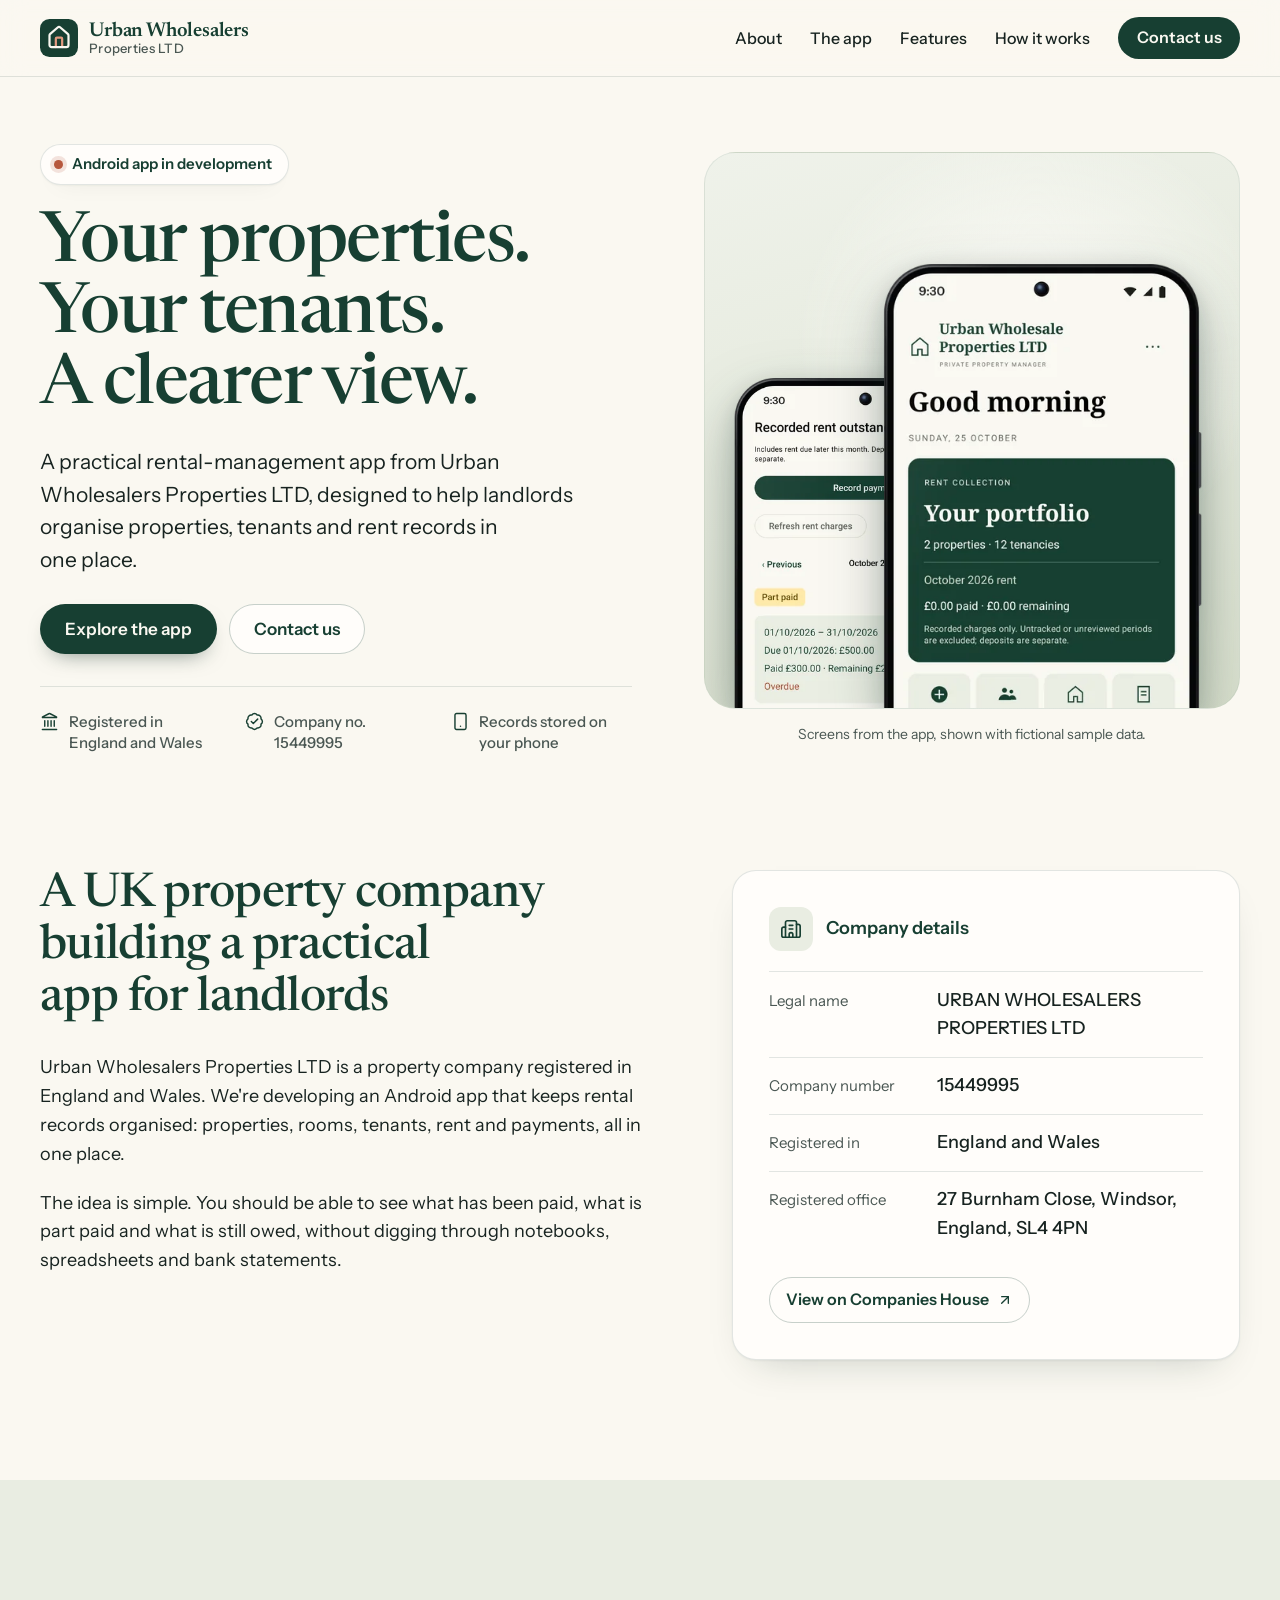
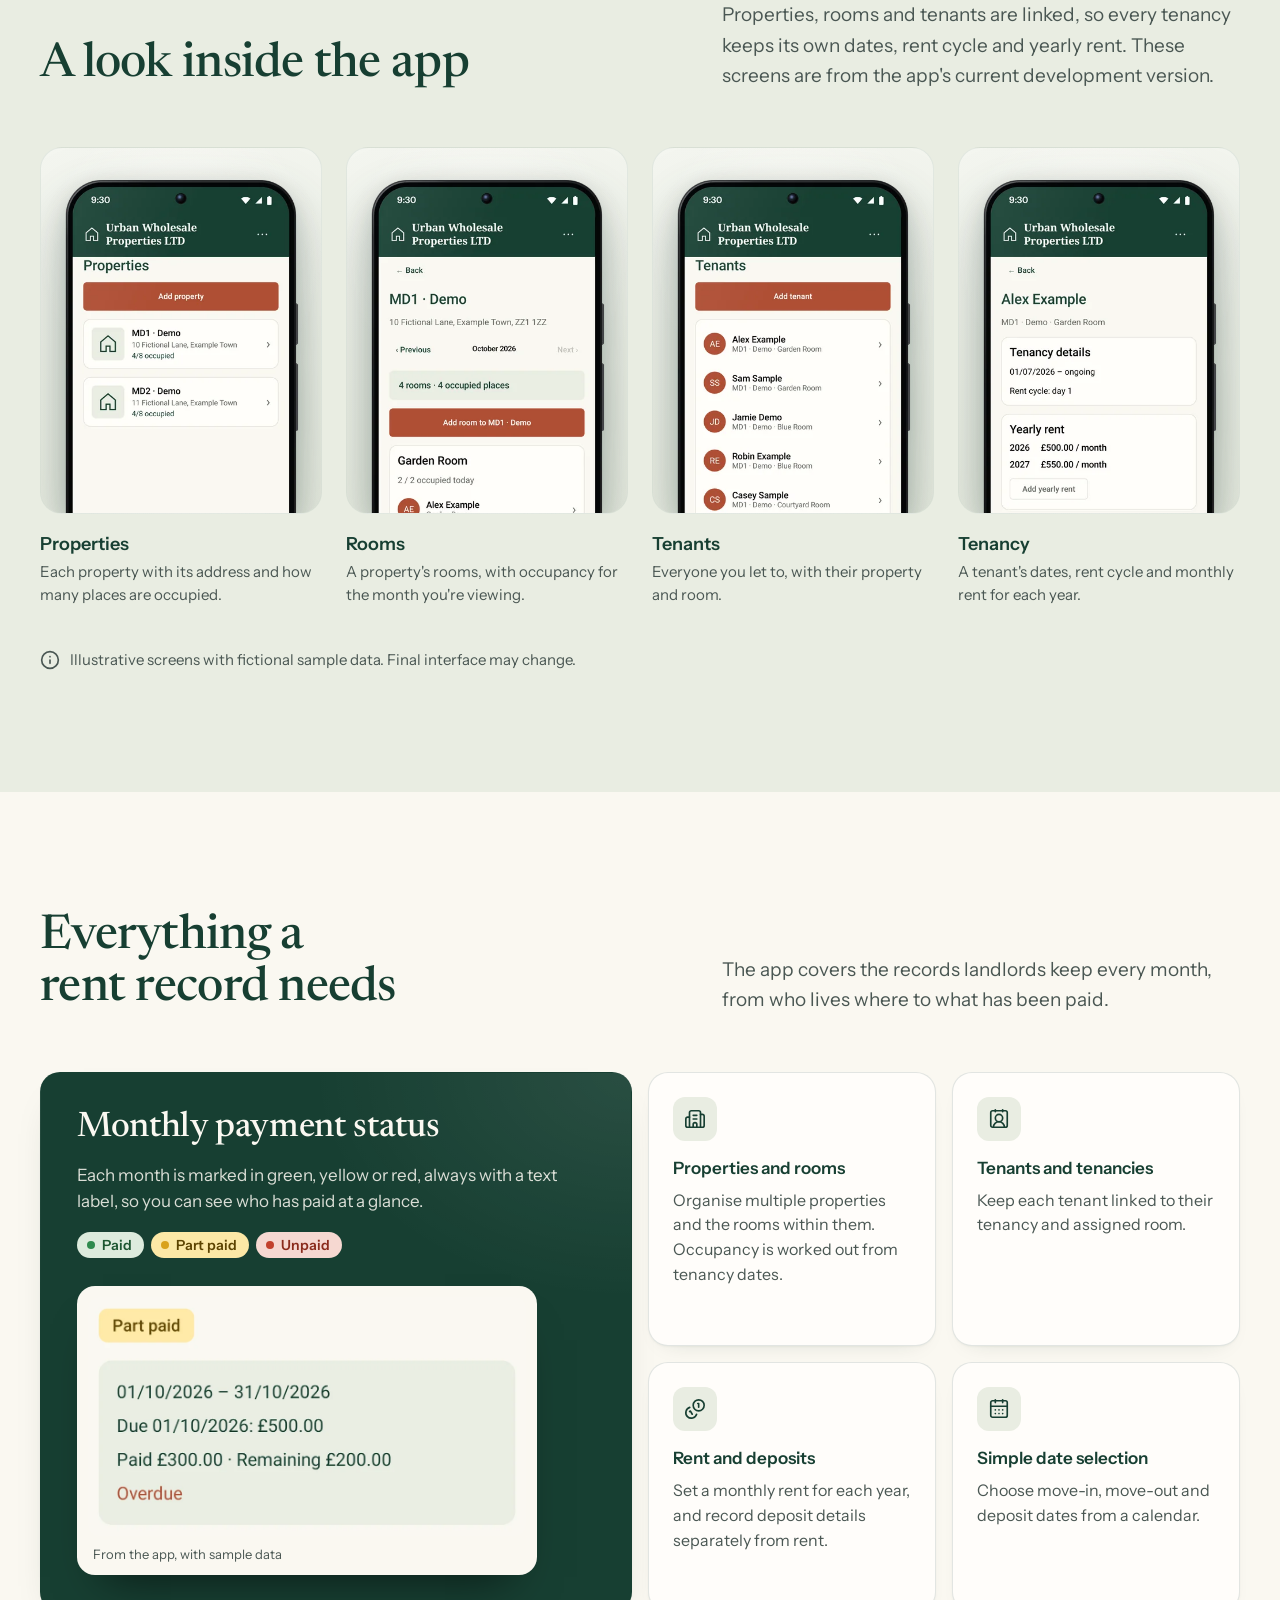
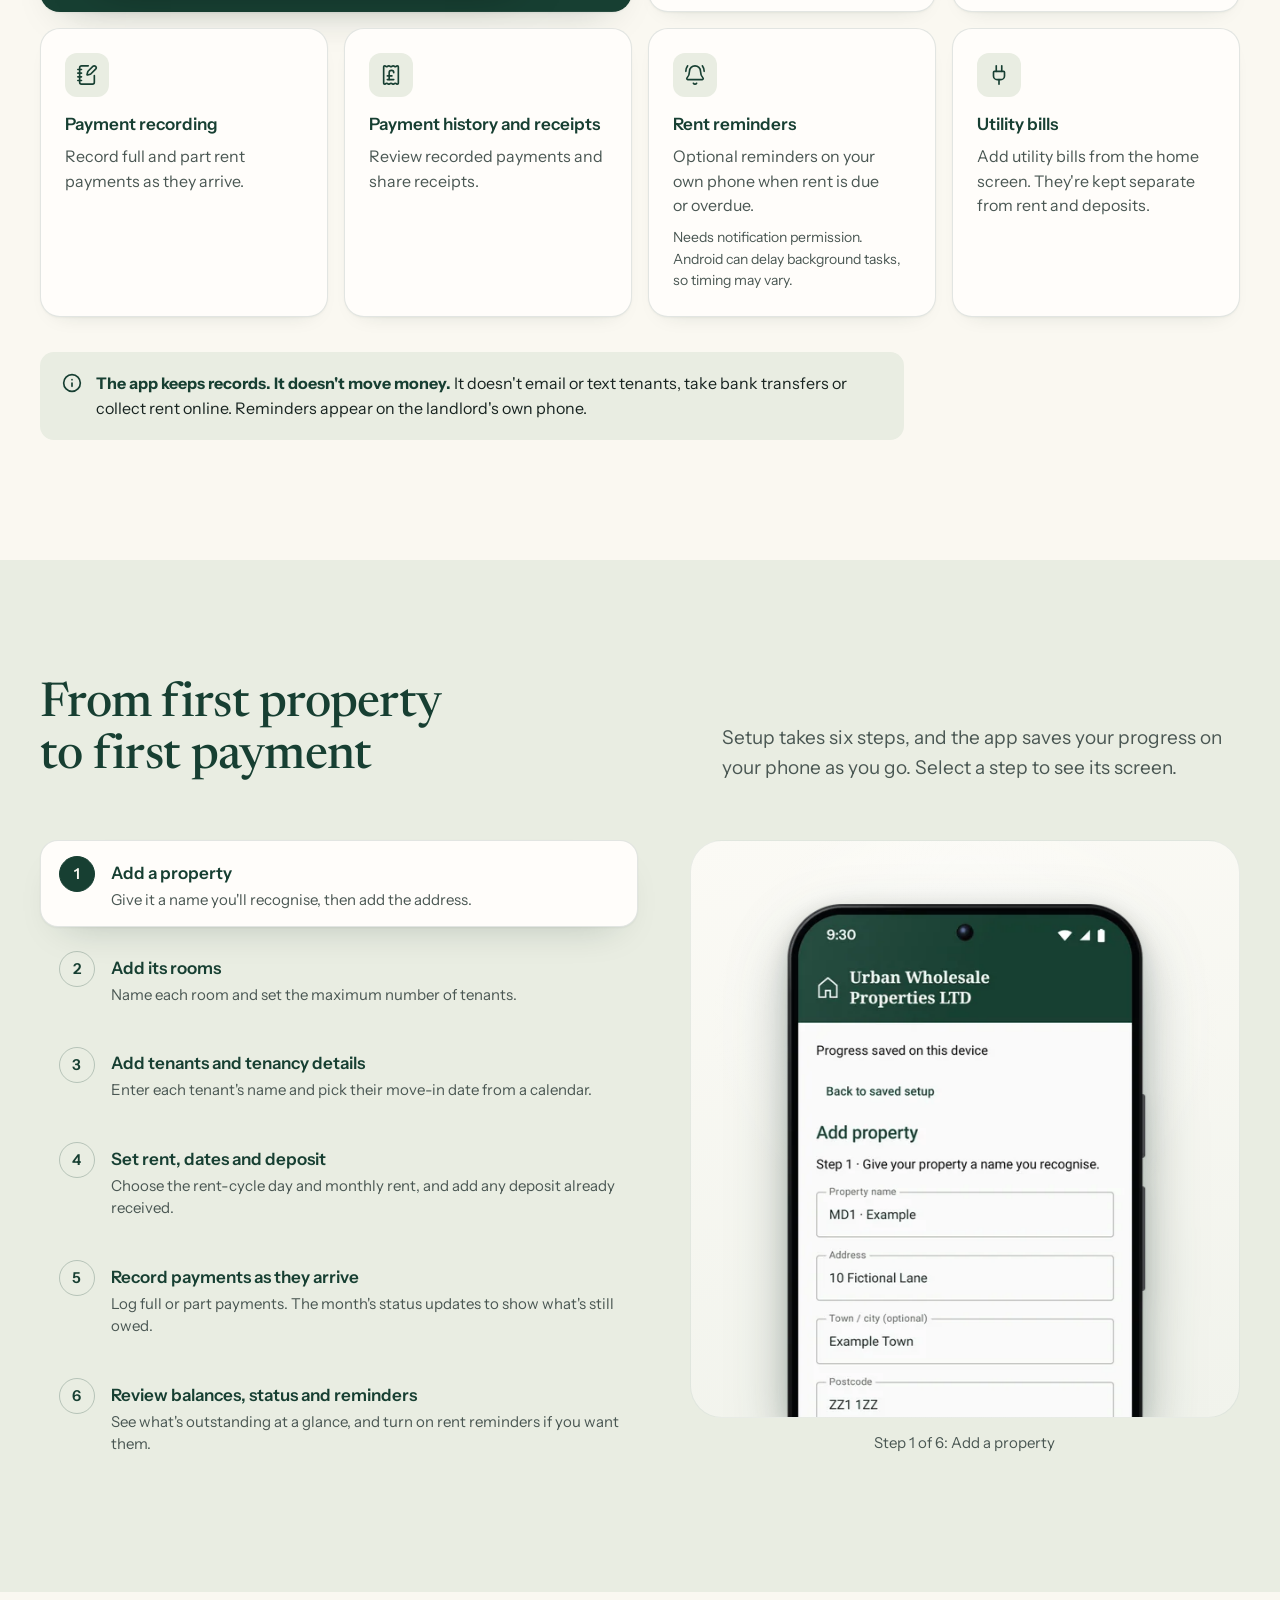
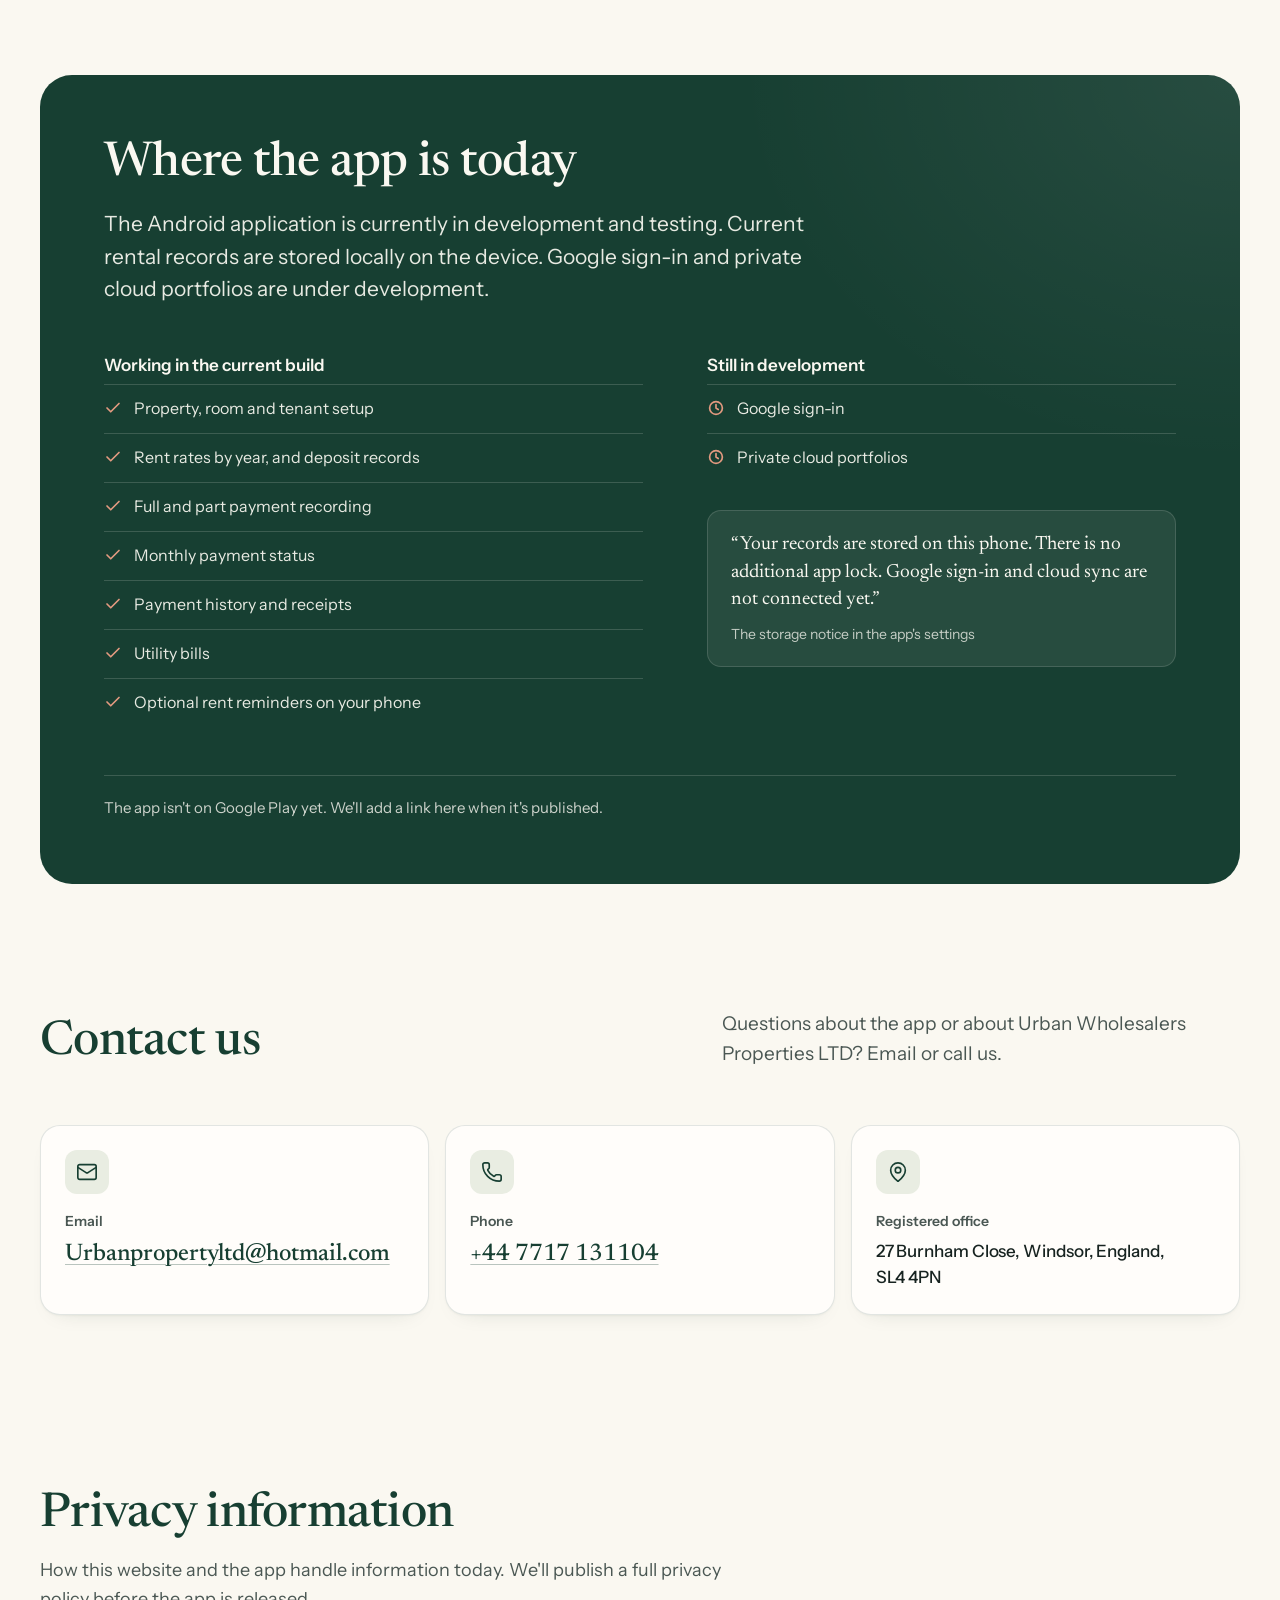
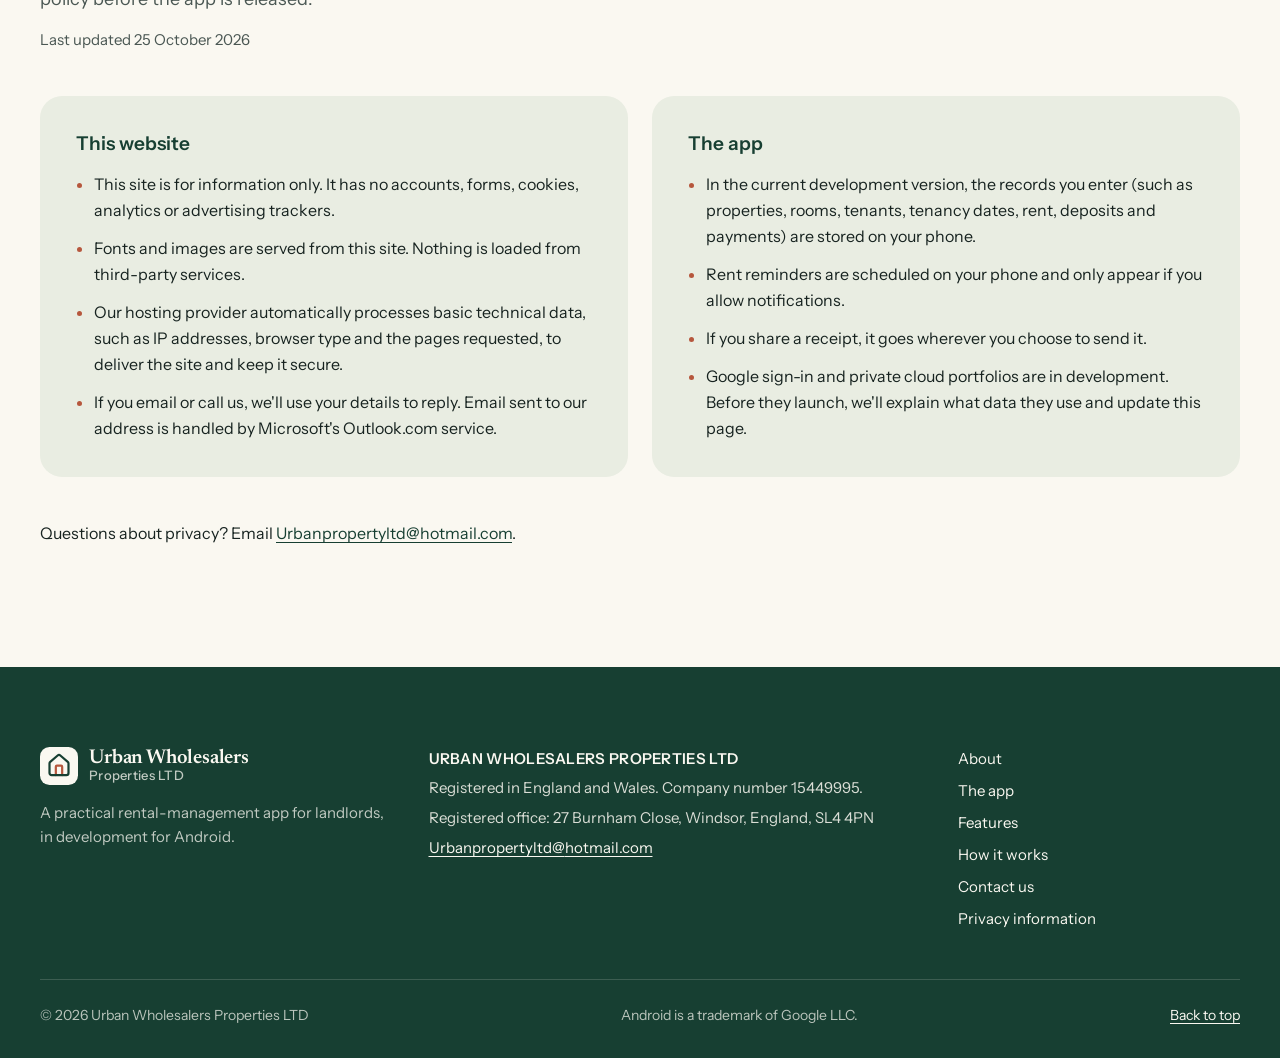
<file: index.html>
<!DOCTYPE html>
<html lang="en-GB">
<head>
  <meta name="google-site-verification" content="4crsXvcW3-1clUkL7NrK6zC9vWKiS5lUrVFtjPqs6LY" />
  <meta charset="utf-8">
  <meta name="viewport" content="width=device-width, initial-scale=1">
  <title>Urban Wholesalers Properties LTD | Rental-management app for landlords</title>
  <meta name="description" content="UK property company developing an Android app that helps landlords keep properties, rooms, tenants, rent and payments organised in one place.">
  <meta name="theme-color" content="#FAF8F1">
  <meta name="color-scheme" content="light">

  <!-- Google Search Console (HTML tag method): paste the exact tag Google gives you on the line below. Never make one up. See README.md, step 4. -->

  <meta property="og:type" content="website">
  <meta property="og:site_name" content="Urban Wholesalers Properties LTD">
  <meta property="og:locale" content="en_GB">
  <meta property="og:title" content="Urban Wholesalers Properties LTD">
  <meta property="og:description" content="A practical rental-management app for landlords. Android app in development.">
  <!-- Turn these on once the site is live on your own domain: replace https://www.example.co.uk in the 3 tags below, then delete the START and END lines. See README.md, step 3. -->
  <!-- START social tags
  <link rel="canonical" href="https://www.example.co.uk/">
  <meta property="og:url" content="https://www.example.co.uk/">
  <meta property="og:image" content="https://www.example.co.uk/assets/img/social-card.png">
  <meta property="og:image:width" content="1200">
  <meta property="og:image:height" content="630">
  <meta property="og:image:alt" content="Urban Wholesalers Properties LTD: your properties, your tenants, a clearer view.">
  <meta name="twitter:card" content="summary_large_image">
  END social tags -->

  <link rel="icon" href="favicon.ico" sizes="32x32">
  <link rel="icon" href="favicon.svg" type="image/svg+xml">
  <link rel="apple-touch-icon" href="apple-touch-icon.png">
  <link rel="manifest" href="site.webmanifest">

  <link rel="preload" href="assets/fonts/newsreader-latin-var.woff2" as="font" type="font/woff2" crossorigin>
  <link rel="preload" href="assets/fonts/instrument-sans-latin-var.woff2" as="font" type="font/woff2" crossorigin>
  <link rel="stylesheet" href="assets/css/styles.css">
  <script>document.documentElement.classList.add('js')</script>
  <script src="assets/js/main.js" defer></script>

  <script type="application/ld+json">
  {
    "@context": "https://schema.org",
    "@type": "Organization",
    "name": "Urban Wholesalers Properties LTD",
    "legalName": "URBAN WHOLESALERS PROPERTIES LTD",
    "email": "Urbanpropertyltd@hotmail.com",
    "telephone": "+44 7717 131104",
    "address": {
      "@type": "PostalAddress",
      "streetAddress": "27 Burnham Close",
      "addressLocality": "Windsor",
      "postalCode": "SL4 4PN",
      "addressCountry": "GB"
    },
    "identifier": {
      "@type": "PropertyValue",
      "propertyID": "Companies House company number",
      "value": "15449995"
    }
  }
  </script>
</head>
<body>
  <svg class="sprite" aria-hidden="true" focusable="false" xmlns="http://www.w3.org/2000/svg">
    <symbol id="i-mark" viewBox="0 0 36 36">
      <rect class="mark-bg" width="36" height="36" rx="9"/>
      <g fill="none" stroke-width="2.1" stroke-linecap="round" stroke-linejoin="round" transform="translate(6 5.6)">
        <path class="mark-door" d="M15 21v-8a1 1 0 0 0-1-1h-4a1 1 0 0 0-1 1v8"/>
        <path class="mark-fg" d="M3 10a2 2 0 0 1 .709-1.528l7-6a2 2 0 0 1 2.582 0l7 6A2 2 0 0 1 21 10v9a2 2 0 0 1-2 2H5a2 2 0 0 1-2-2z"/>
      </g>
    </symbol>
    <symbol id="i-check" viewBox="0 0 24 24"><path d="M20 6 9 17l-5-5"/></symbol>
    <symbol id="i-progress" viewBox="0 0 24 24"><circle cx="12" cy="12" r="8.5"/><path d="M12 7.5V12l3 2"/></symbol>
    <symbol id="i-info" viewBox="0 0 24 24"><circle cx="12" cy="12" r="10"/><path d="M12 16v-4"/><path d="M12 8h.01"/></symbol>
    <symbol id="i-landmark" viewBox="0 0 24 24"><path d="M10 18v-7"/><path d="M11.119 2.205a2 2 0 0 1 1.762 0l7.84 3.846A.5.5 0 0 1 20.5 7h-17a.5.5 0 0 1-.22-.949z"/><path d="M14 18v-7"/><path d="M18 18v-7"/><path d="M3 22h18"/><path d="M6 18v-7"/></symbol>
    <symbol id="i-badge" viewBox="0 0 24 24"><path d="M3.85 8.62a4 4 0 0 1 4.78-4.77 4 4 0 0 1 6.74 0 4 4 0 0 1 4.78 4.78 4 4 0 0 1 0 6.74 4 4 0 0 1-4.77 4.78 4 4 0 0 1-6.75 0 4 4 0 0 1-4.78-4.77 4 4 0 0 1 0-6.76Z"/><path d="m16 9-5.5 5.5L8 12"/></symbol>
    <symbol id="i-phone-device" viewBox="0 0 24 24"><rect width="14" height="20" x="5" y="2" rx="2" ry="2"/><path d="M12 18h.01"/></symbol>
    <symbol id="i-building" viewBox="0 0 24 24"><path d="M10 12h4"/><path d="M10 8h4"/><path d="M14 21v-3a2 2 0 0 0-4 0v3"/><path d="M6 10H4a2 2 0 0 0-2 2v7a2 2 0 0 0 2 2h16a2 2 0 0 0 2-2V9a2 2 0 0 0-2-2h-2"/><path d="M6 21V5a2 2 0 0 1 2-2h8a2 2 0 0 1 2 2v16"/></symbol>
    <symbol id="i-mail" viewBox="0 0 24 24"><path d="m22 7-8.991 5.727a2 2 0 0 1-2.009 0L2 7"/><rect x="2" y="4" width="20" height="16" rx="2"/></symbol>
    <symbol id="i-phone" viewBox="0 0 24 24"><path d="M13.832 16.568a1 1 0 0 0 1.213-.303l.355-.465A2 2 0 0 1 17 15h3a2 2 0 0 1 2 2v3a2 2 0 0 1-2 2A18 18 0 0 1 2 4a2 2 0 0 1 2-2h3a2 2 0 0 1 2 2v3a2 2 0 0 1-.8 1.6l-.468.351a1 1 0 0 0-.292 1.233 14 14 0 0 0 6.392 6.384"/></symbol>
    <symbol id="i-pin" viewBox="0 0 24 24"><path d="M20 10c0 4.993-5.539 10.193-7.399 11.799a1 1 0 0 1-1.202 0C9.539 20.193 4 14.993 4 10a8 8 0 0 1 16 0"/><circle cx="12" cy="10" r="3"/></symbol>
    <symbol id="i-arrow" viewBox="0 0 24 24"><path d="M7 7h10v10"/><path d="M7 17 17 7"/></symbol>
    <symbol id="i-expand" viewBox="0 0 24 24"><path d="M15 3h6v6"/><path d="m21 3-7 7"/><path d="m3 21 7-7"/><path d="M9 21H3v-6"/></symbol>
  </svg>

  <a class="skip-link" href="#main">Skip to content</a>

  <header class="site-header">
    <div class="wrap site-header__inner">
      <a class="brand" href="#top">
        <svg class="brand__mark" aria-hidden="true" focusable="false"><use href="#i-mark"/></svg>
        <span class="brand__text">
          <span class="brand__name">Urban Wholesalers</span>
          <span class="brand__sub">Properties LTD</span>
        </span>
      </a>

      <button class="nav-toggle" type="button" aria-expanded="false" aria-controls="site-nav">
        <span class="nav-toggle__label">Menu</span>
        <svg class="nav-toggle__icon" viewBox="0 0 24 24" aria-hidden="true" focusable="false">
          <path class="nav-toggle__open" d="M4 7h16M4 12h16M4 17h16"/>
          <path class="nav-toggle__close" d="M18 6 6 18M6 6l12 12"/>
        </svg>
      </button>

      <nav class="site-nav" id="site-nav" aria-label="Main">
        <ul class="site-nav__list" role="list">
          <li><a class="site-nav__link" href="#about">About</a></li>
          <li><a class="site-nav__link" href="#app">The app</a></li>
          <li><a class="site-nav__link" href="#features">Features</a></li>
          <li><a class="site-nav__link" href="#how-it-works">How it works</a></li>
          <li><a class="site-nav__cta" href="#contact">Contact us</a></li>
        </ul>
      </nav>
    </div>
  </header>

  <main id="main">

    <!-- Hero -->
    <section class="hero" aria-labelledby="hero-title">
      <div class="wrap hero__grid">
        <div class="hero__copy">
          <a class="status-pill" href="#status">
            <span class="status-pill__dot" aria-hidden="true"></span>
            Android app in development
          </a>
          <h1 class="hero__title" id="hero-title">
            <span class="hero__line">Your properties.</span>
            <span class="hero__line">Your tenants.</span>
            <span class="hero__line">A clearer view.</span>
          </h1>
          <p class="hero__lead">A practical rental-management app from Urban Wholesalers Properties LTD, designed to help landlords organise properties, tenants and rent records in one place.</p>
          <div class="hero__actions">
            <a class="btn btn--primary" href="#app">Explore the app</a>
            <a class="btn btn--secondary" href="#contact">Contact us</a>
          </div>
          <ul class="trust" role="list">
            <li class="trust__item">
              <svg class="trust__icon" aria-hidden="true" focusable="false"><use href="#i-landmark"/></svg>
              <span>Registered in England and Wales</span>
            </li>
            <li class="trust__item">
              <svg class="trust__icon" aria-hidden="true" focusable="false"><use href="#i-badge"/></svg>
              <span>Company no. 15449995</span>
            </li>
            <li class="trust__item">
              <svg class="trust__icon" aria-hidden="true" focusable="false"><use href="#i-phone-device"/></svg>
              <span>Records stored on your phone</span>
            </li>
          </ul>
        </div>

        <figure class="hero__visual">
          <div class="showcase">
            <picture class="showcase__phone showcase__phone--back">
              <source type="image/webp" srcset="assets/img/phone-payment-hero-408.webp 408w, assets/img/phone-payment-hero-816.webp 816w, assets/img/phone-payment-hero-1224.webp 1224w" sizes="(min-width: 1264px) 260px, (min-width: 960px) 22vw, 50vw">
              <img src="assets/img/phone-payment-hero.png" width="408" height="505" decoding="async"
                   alt="Rent screen in the app showing £200 of recorded rent outstanding, a Record payment button, and October 2026 marked Part paid.">
            </picture>
            <picture class="showcase__phone showcase__phone--front">
              <source type="image/webp" srcset="assets/img/phone-home-408.webp 408w, assets/img/phone-home-816.webp 816w, assets/img/phone-home-1224.webp 1224w" sizes="(min-width: 1264px) 310px, (min-width: 960px) 26vw, 62vw">
              <img src="assets/img/phone-home.png" width="408" height="566" fetchpriority="high"
                   alt="The app's home screen. It summarises a portfolio of 2 properties and 12 tenancies with October 2026 rent paid and remaining, and offers quick actions to record a payment, add a tenant, add a property or add a utility bill.">
            </picture>
          </div>
          <figcaption class="hero__caption">Screens from the app, shown with fictional sample data.</figcaption>
        </figure>
      </div>
    </section>

    <!-- About -->
    <section class="section section--about" id="about" aria-labelledby="about-title">
      <div class="wrap about">
        <div class="about__copy">
          <h2 id="about-title">A UK property company building a practical app for landlords</h2>
          <p>Urban Wholesalers Properties LTD is a property company registered in England and Wales. We're developing an Android app that keeps rental records organised: properties, rooms, tenants, rent and payments, all in one place.</p>
          <p>The idea is simple. You should be able to see what has been paid, what is part paid and what is still owed, without digging through notebooks, spreadsheets and bank statements.</p>
        </div>

        <aside class="company-card" aria-labelledby="company-card-title">
          <div class="company-card__head">
            <span class="icon-tile" aria-hidden="true"><svg><use href="#i-building"/></svg></span>
            <h3 class="company-card__title" id="company-card-title">Company details</h3>
          </div>
          <dl class="details">
            <div class="details__row">
              <dt>Legal name</dt>
              <dd>URBAN WHOLESALERS PROPERTIES LTD</dd>
            </div>
            <div class="details__row">
              <dt>Company number</dt>
              <dd>15449995</dd>
            </div>
            <div class="details__row">
              <dt>Registered in</dt>
              <dd>England and Wales</dd>
            </div>
            <div class="details__row">
              <dt>Registered office</dt>
              <dd>27 Burnham Close, Windsor, England, <span class="nowrap">SL4 4PN</span></dd>
            </div>
          </dl>
          <a class="company-card__link" href="https://find-and-update.company-information.service.gov.uk/company/15449995">
            View on Companies House
            <svg aria-hidden="true" focusable="false"><use href="#i-arrow"/></svg>
          </a>
        </aside>
      </div>
    </section>

    <!-- The app -->
    <section class="section section--sage" id="app" aria-labelledby="app-title">
      <div class="wrap">
        <div class="section-head section-head--split">
          <h2 id="app-title">A look inside the app</h2>
          <p>Properties, rooms and tenants are linked, so every tenancy keeps its own dates, rent cycle and yearly rent. These screens are from the app's current development version.</p>
        </div>

        <ul class="app-grid" role="list" aria-label="App screens">
          <li class="app-card">
            <a class="app-card__stage" href="assets/img/screen-properties-960.webp" data-lightbox>
              <picture class="app-card__phone">
                <source type="image/webp" srcset="assets/img/phone-properties-408.webp 408w, assets/img/phone-properties-816.webp 816w" sizes="(min-width: 1264px) 238px, (min-width: 900px) 19vw, (min-width: 600px) 40vw, 66vw">
                <img src="assets/img/phone-properties.png" width="408" height="578" loading="lazy" decoding="async"
                     alt="Properties screen listing two sample properties, MD1 Demo and MD2 Demo, each with an address and 4 of 8 places occupied, below an Add property button.">
              </picture>
              <span class="app-card__zoom"><svg aria-hidden="true" focusable="false"><use href="#i-expand"/></svg>Full screen</span>
            </a>
            <h3 class="app-card__title">Properties</h3>
            <p class="app-card__text">Each property with its address and how many places are occupied.</p>
          </li>
          <li class="app-card">
            <a class="app-card__stage" href="assets/img/screen-property-960.webp" data-lightbox>
              <picture class="app-card__phone">
                <source type="image/webp" srcset="assets/img/phone-property-408.webp 408w, assets/img/phone-property-816.webp 816w" sizes="(min-width: 1264px) 238px, (min-width: 900px) 19vw, (min-width: 600px) 40vw, 66vw">
                <img src="assets/img/phone-property.png" width="408" height="578" loading="lazy" decoding="async"
                     alt="Property screen for MD1 Demo showing October 2026, 4 rooms with 4 occupied places, an Add room button, and the Garden Room with 2 of 2 places occupied.">
              </picture>
              <span class="app-card__zoom"><svg aria-hidden="true" focusable="false"><use href="#i-expand"/></svg>Full screen</span>
            </a>
            <h3 class="app-card__title">Rooms</h3>
            <p class="app-card__text">A property's rooms, with occupancy for the month you're viewing.</p>
          </li>
          <li class="app-card">
            <a class="app-card__stage" href="assets/img/screen-tenants-960.webp" data-lightbox>
              <picture class="app-card__phone">
                <source type="image/webp" srcset="assets/img/phone-tenants-408.webp 408w, assets/img/phone-tenants-816.webp 816w" sizes="(min-width: 1264px) 238px, (min-width: 900px) 19vw, (min-width: 600px) 40vw, 66vw">
                <img src="assets/img/phone-tenants.png" width="408" height="578" loading="lazy" decoding="async"
                     alt="Tenants screen listing sample tenants such as Alex Example, Sam Sample and Jamie Demo, each with their property and room, below an Add tenant button.">
              </picture>
              <span class="app-card__zoom"><svg aria-hidden="true" focusable="false"><use href="#i-expand"/></svg>Full screen</span>
            </a>
            <h3 class="app-card__title">Tenants</h3>
            <p class="app-card__text">Everyone you let to, with their property and room.</p>
          </li>
          <li class="app-card">
            <a class="app-card__stage" href="assets/img/screen-tenancy-960.webp" data-lightbox>
              <picture class="app-card__phone">
                <source type="image/webp" srcset="assets/img/phone-tenancy-408.webp 408w, assets/img/phone-tenancy-816.webp 816w" sizes="(min-width: 1264px) 238px, (min-width: 900px) 19vw, (min-width: 600px) 40vw, 66vw">
                <img src="assets/img/phone-tenancy.png" width="408" height="578" loading="lazy" decoding="async"
                     alt="Tenant screen for Alex Example showing a tenancy from 1 July 2026, rent cycle day 1, and yearly rent of £500 a month in 2026 and £550 a month in 2027.">
              </picture>
              <span class="app-card__zoom"><svg aria-hidden="true" focusable="false"><use href="#i-expand"/></svg>Full screen</span>
            </a>
            <h3 class="app-card__title">Tenancy</h3>
            <p class="app-card__text">A tenant's dates, rent cycle and monthly rent for each year.</p>
          </li>
        </ul>

        <p class="sample-note">
          <svg class="sample-note__icon" aria-hidden="true" focusable="false"><use href="#i-info"/></svg>
          Illustrative screens with fictional sample data. Final interface may change.
        </p>
      </div>
    </section>

    <!-- Features -->
    <section class="section" id="features" aria-labelledby="features-title">
      <div class="wrap">
        <div class="section-head section-head--split">
          <h2 id="features-title">Everything a rent record needs</h2>
          <p>The app covers the records landlords keep every month, from who lives where to what has been paid.</p>
        </div>

        <ul class="bento" role="list">
          <li class="bento__item bento__item--feature">
            <div class="feature-hero__copy">
              <h3 class="feature-hero__title">Monthly payment status</h3>
              <p>Each month is marked in green, yellow or red, always with a text label, so you can see who has paid at a glance.</p>
              <ul class="pills" role="list">
                <li><span class="pill pill--paid">Paid</span></li>
                <li><span class="pill pill--part">Part paid</span></li>
                <li><span class="pill pill--unpaid">Unpaid</span></li>
              </ul>
            </div>
            <figure class="snippet">
              <picture>
                <source type="image/webp" srcset="assets/img/status-snippet-480.webp 480w, assets/img/status-snippet-960.webp 960w" sizes="(min-width: 1264px) 500px, (min-width: 600px) 44vw, 80vw">
                <img src="assets/img/status-snippet.jpg" width="960" height="523" loading="lazy" decoding="async"
                     alt="From the app: October 2026 marked Part paid, with £500 due, £300 paid, £200 remaining, and the month flagged as overdue.">
              </picture>
              <figcaption>From the app, with sample data</figcaption>
            </figure>
          </li>
          <li class="bento__item">
            <span class="icon-tile" aria-hidden="true"><svg viewBox="0 0 24 24"><path d="M10 12h4"/><path d="M10 8h4"/><path d="M14 21v-3a2 2 0 0 0-4 0v3"/><path d="M6 10H4a2 2 0 0 0-2 2v7a2 2 0 0 0 2 2h16a2 2 0 0 0 2-2V9a2 2 0 0 0-2-2h-2"/><path d="M6 21V5a2 2 0 0 1 2-2h8a2 2 0 0 1 2 2v16"/></svg></span>
            <h3 class="bento__title">Properties and rooms</h3>
            <p>Organise multiple properties and the rooms within them. Occupancy is worked out from tenancy dates.</p>
          </li>
          <li class="bento__item">
            <span class="icon-tile" aria-hidden="true"><svg viewBox="0 0 24 24"><path d="M16 2v2"/><path d="M17.915 21a6 6 0 1 0-12 0"/><path d="M8 2v2"/><circle cx="12" cy="11" r="4"/><rect x="3" y="3" width="18" height="18" rx="2"/></svg></span>
            <h3 class="bento__title">Tenants and tenancies</h3>
            <p>Keep each tenant linked to their tenancy and assigned room.</p>
          </li>
          <li class="bento__item">
            <span class="icon-tile" aria-hidden="true"><svg viewBox="0 0 24 24"><path d="M13.744 17.736a6 6 0 1 1-7.48-7.48"/><path d="M15 6h1v4"/><path d="m6.134 14.768.866-.5 2 3.464"/><circle cx="16" cy="8" r="6"/></svg></span>
            <h3 class="bento__title">Rent and deposits</h3>
            <p>Set a monthly rent for each year, and record deposit details separately from rent.</p>
          </li>
          <li class="bento__item">
            <span class="icon-tile" aria-hidden="true"><svg viewBox="0 0 24 24"><path d="M8 2v3"/><path d="M16 2v3"/><rect x="3" y="3" width="18" height="18" rx="2"/><path d="M3 9h18"/><path d="M8 13h.01"/><path d="M12 13h.01"/><path d="M16 13h.01"/><path d="M8 17h.01"/><path d="M12 17h.01"/><path d="M16 17h.01"/></svg></span>
            <h3 class="bento__title">Simple date selection</h3>
            <p>Choose move-in, move-out and deposit dates from a calendar.</p>
          </li>
          <li class="bento__item">
            <span class="icon-tile" aria-hidden="true"><svg viewBox="0 0 24 24"><path d="M13.4 2H6a2 2 0 0 0-2 2v16a2 2 0 0 0 2 2h12a2 2 0 0 0 2-2v-7.4"/><path d="M2 6h4"/><path d="M2 10h4"/><path d="M2 14h4"/><path d="M2 18h4"/><path d="M21.378 5.626a1 1 0 1 0-3.004-3.004l-5.01 5.012a2 2 0 0 0-.506.854l-.837 2.87a.5.5 0 0 0 .62.62l2.87-.837a2 2 0 0 0 .854-.506z"/></svg></span>
            <h3 class="bento__title">Payment recording</h3>
            <p>Record full and part rent payments as they arrive.</p>
          </li>
          <li class="bento__item">
            <span class="icon-tile" aria-hidden="true"><svg viewBox="0 0 24 24"><path d="M10 17V9.5a1 1 0 0 1 5 0"/><path d="M4 3a1 1 0 0 1 1-1 1.3 1.3 0 0 1 .7.2l.933.6a1.3 1.3 0 0 0 1.4 0l.934-.6a1.3 1.3 0 0 1 1.4 0l.933.6a1.3 1.3 0 0 0 1.4 0l.933-.6a1.3 1.3 0 0 1 1.4 0l.934.6a1.3 1.3 0 0 0 1.4 0l.933-.6A1.3 1.3 0 0 1 19 2a1 1 0 0 1 1 1v18a1 1 0 0 1-1 1 1.3 1.3 0 0 1-.7-.2l-.933-.6a1.3 1.3 0 0 0-1.4 0l-.934.6a1.3 1.3 0 0 1-1.4 0l-.933-.6a1.3 1.3 0 0 0-1.4 0l-.933.6a1.3 1.3 0 0 1-1.4 0l-.934-.6a1.3 1.3 0 0 0-1.4 0l-.933.6a1.3 1.3 0 0 1-.7.2 1 1 0 0 1-1-1z"/><path d="M8 13h5"/><path d="M8 17h7"/></svg></span>
            <h3 class="bento__title">Payment history and receipts</h3>
            <p>Review recorded payments and share receipts.</p>
          </li>
          <li class="bento__item">
            <span class="icon-tile" aria-hidden="true"><svg viewBox="0 0 24 24"><path d="M10.268 21a2 2 0 0 0 3.464 0"/><path d="M22 8c0-2.3-.8-4.3-2-6"/><path d="M3.262 15.326A1 1 0 0 0 4 17h16a1 1 0 0 0 .74-1.673C19.41 13.956 18 12.499 18 8A6 6 0 0 0 6 8c0 4.499-1.411 5.956-2.738 7.326"/><path d="M4 2C2.8 3.7 2 5.7 2 8"/></svg></span>
            <h3 class="bento__title">Rent reminders</h3>
            <p>Optional reminders on your own phone when rent is due or overdue.</p>
            <p class="bento__small">Needs notification permission. Android can delay background tasks, so timing may vary.</p>
          </li>
          <li class="bento__item">
            <span class="icon-tile" aria-hidden="true"><svg viewBox="0 0 24 24"><path d="M12 22v-5"/><path d="M15 8V2"/><path d="M17 8a1 1 0 0 1 1 1v4a4 4 0 0 1-4 4h-4a4 4 0 0 1-4-4V9a1 1 0 0 1 1-1z"/><path d="M9 8V2"/></svg></span>
            <h3 class="bento__title">Utility bills</h3>
            <p>Add utility bills from the home screen. They're kept separate from rent and deposits.</p>
          </li>
        </ul>

        <p class="features__note">
          <svg class="features__note-icon" aria-hidden="true" focusable="false"><use href="#i-info"/></svg>
          <span><strong>The app keeps records. It doesn't move money.</strong> It doesn't email or text tenants, take bank transfers or collect rent online. Reminders appear on the landlord's own phone.</span>
        </p>
      </div>
    </section>

    <!-- How it works -->
    <section class="section section--sage" id="how-it-works" aria-labelledby="how-title">
      <div class="wrap">
        <div class="section-head section-head--split">
          <h2 id="how-title">From first property to first payment</h2>
          <p>Setup takes six steps, and the app saves your progress on your phone as you go. Select a step to see its screen.</p>
        </div>

        <div class="howto">
          <div class="howto__steps" role="tablist" aria-label="Setup steps" aria-orientation="vertical">
            <button class="howto__tab" type="button" role="tab" id="howto-tab-1" aria-controls="howto-panel" aria-selected="true" data-step="1">
              <span class="howto__num">1</span>
              <span class="howto__text"><span class="howto__title">Add a property</span><span class="howto__desc">Give it a name you'll recognise, then add the address.</span></span>
            </button>
            <button class="howto__tab" type="button" role="tab" id="howto-tab-2" aria-controls="howto-panel" aria-selected="false" tabindex="-1" data-step="2">
              <span class="howto__num">2</span>
              <span class="howto__text"><span class="howto__title">Add its rooms</span><span class="howto__desc">Name each room and set the maximum number of tenants.</span></span>
            </button>
            <button class="howto__tab" type="button" role="tab" id="howto-tab-3" aria-controls="howto-panel" aria-selected="false" tabindex="-1" data-step="3">
              <span class="howto__num">3</span>
              <span class="howto__text"><span class="howto__title">Add tenants and tenancy details</span><span class="howto__desc">Enter each tenant's name and pick their move-in date from a calendar.</span></span>
            </button>
            <button class="howto__tab" type="button" role="tab" id="howto-tab-4" aria-controls="howto-panel" aria-selected="false" tabindex="-1" data-step="4">
              <span class="howto__num">4</span>
              <span class="howto__text"><span class="howto__title">Set rent, dates and deposit</span><span class="howto__desc">Choose the rent-cycle day and monthly rent, and add any deposit already received.</span></span>
            </button>
            <button class="howto__tab" type="button" role="tab" id="howto-tab-5" aria-controls="howto-panel" aria-selected="false" tabindex="-1" data-step="5">
              <span class="howto__num">5</span>
              <span class="howto__text"><span class="howto__title">Record payments as they arrive</span><span class="howto__desc">Log full or part payments. The month's status updates to show what's still owed.</span></span>
            </button>
            <button class="howto__tab" type="button" role="tab" id="howto-tab-6" aria-controls="howto-panel" aria-selected="false" tabindex="-1" data-step="6">
              <span class="howto__num">6</span>
              <span class="howto__text"><span class="howto__title">Review balances, status and reminders</span><span class="howto__desc">See what's outstanding at a glance, and turn on rent reminders if you want them.</span></span>
            </button>
          </div>

          <div class="howto__panel" id="howto-panel" role="tabpanel" aria-labelledby="howto-tab-1" tabindex="0">
            <div class="howto__stage">
              <figure class="howto__shot" data-step="1">
                <picture>
                  <source type="image/webp" srcset="assets/img/phone-add-property-408.webp 408w, assets/img/phone-add-property-816.webp 816w" sizes="(min-width: 1264px) 320px, (min-width: 960px) 26vw, 62vw">
                  <img src="assets/img/phone-add-property.png" width="408" height="578" loading="lazy" decoding="async"
                       alt="Add property screen with fields for the property name, address, town and postcode.">
                </picture>
              </figure>
              <figure class="howto__shot" data-step="2" hidden>
                <picture>
                  <source type="image/webp" srcset="assets/img/phone-add-room-408.webp 408w, assets/img/phone-add-room-816.webp 816w" sizes="(min-width: 1264px) 320px, (min-width: 960px) 26vw, 62vw">
                  <img src="assets/img/phone-add-room.png" width="408" height="578" loading="lazy" decoding="async"
                       alt="Add room screen with the room name, the maximum number of tenants and a Save room button.">
                </picture>
              </figure>
              <figure class="howto__shot" data-step="3" hidden>
                <picture>
                  <source type="image/webp" srcset="assets/img/phone-tenant-408.webp 408w, assets/img/phone-tenant-816.webp 816w" sizes="(min-width: 1264px) 320px, (min-width: 960px) 26vw, 62vw">
                  <img src="assets/img/phone-tenant.png" width="408" height="578" loading="lazy" decoding="async"
                       alt="Tenant screen with the tenant's full name, an optional mobile number and tenancy terms, including move-in and move-out dates.">
                </picture>
              </figure>
              <figure class="howto__shot" data-step="4" hidden>
                <picture>
                  <source type="image/webp" srcset="assets/img/phone-rent-408.webp 408w, assets/img/phone-rent-816.webp 816w" sizes="(min-width: 1264px) 320px, (min-width: 960px) 26vw, 62vw">
                  <img src="assets/img/phone-rent.png" width="408" height="578" loading="lazy" decoding="async"
                       alt="Rent screen with a monthly rent of £500, a note that deposits are separate from rent, and a deposit of £300 already received.">
                </picture>
              </figure>
              <figure class="howto__shot" data-step="5" hidden>
                <picture>
                  <source type="image/webp" srcset="assets/img/phone-payment-408.webp 408w, assets/img/phone-payment-816.webp 816w" sizes="(min-width: 1264px) 320px, (min-width: 960px) 26vw, 62vw">
                  <img src="assets/img/phone-payment.png" width="408" height="578" loading="lazy" decoding="async"
                       alt="Rent screen showing £200 outstanding, a Record payment button, and October 2026 marked Part paid and Overdue, with £300 paid of £500.">
                </picture>
              </figure>
              <figure class="howto__shot" data-step="6" hidden>
                <picture>
                  <source type="image/webp" srcset="assets/img/phone-reminders-408.webp 408w, assets/img/phone-reminders-816.webp 816w" sizes="(min-width: 1264px) 320px, (min-width: 960px) 26vw, 62vw">
                  <img src="assets/img/phone-reminders.png" width="408" height="578" loading="lazy" decoding="async"
                       alt="Settings with an Enable rent reminders button, and a notice that records are stored on this phone.">
                </picture>
              </figure>
            </div>
            <p class="howto__caption" aria-live="polite">Step <span data-howto-current>1</span> of 6: <span data-howto-title>Add a property</span></p>
          </div>
        </div>
      </div>
    </section>

    <!-- Status -->
    <section class="section section--status" id="status" aria-labelledby="status-title">
      <div class="wrap">
        <div class="status">
          <div class="status__intro">
            <h2 id="status-title">Where the app is today</h2>
            <p class="status__lead">The Android application is currently in development and testing. Current rental records are stored locally on the device. Google <span class="nowrap">sign-in</span> and private cloud portfolios are under development.</p>
          </div>

          <div class="status__cols">
            <div class="status__col">
              <h3 class="status__heading">Working in the current build</h3>
              <ul class="status__list" role="list">
                <li><svg class="status__icon" aria-hidden="true" focusable="false"><use href="#i-check"/></svg>Property, room and tenant setup</li>
                <li><svg class="status__icon" aria-hidden="true" focusable="false"><use href="#i-check"/></svg>Rent rates by year, and deposit records</li>
                <li><svg class="status__icon" aria-hidden="true" focusable="false"><use href="#i-check"/></svg>Full and part payment recording</li>
                <li><svg class="status__icon" aria-hidden="true" focusable="false"><use href="#i-check"/></svg>Monthly payment status</li>
                <li><svg class="status__icon" aria-hidden="true" focusable="false"><use href="#i-check"/></svg>Payment history and receipts</li>
                <li><svg class="status__icon" aria-hidden="true" focusable="false"><use href="#i-check"/></svg>Utility bills</li>
                <li><svg class="status__icon" aria-hidden="true" focusable="false"><use href="#i-check"/></svg>Optional rent reminders on your phone</li>
              </ul>
            </div>
            <div class="status__col">
              <h3 class="status__heading">Still in development</h3>
              <ul class="status__list" role="list">
                <li><svg class="status__icon" aria-hidden="true" focusable="false"><use href="#i-progress"/></svg>Google sign-in</li>
                <li><svg class="status__icon" aria-hidden="true" focusable="false"><use href="#i-progress"/></svg>Private cloud portfolios</li>
              </ul>
              <figure class="status__quote">
                <blockquote>
                  <p>“Your records are stored on this phone. There is no additional app lock. Google <span class="nowrap">sign-in</span> and cloud sync are not connected yet.”</p>
                </blockquote>
                <figcaption>The storage notice in the app's settings</figcaption>
              </figure>
            </div>
          </div>

          <p class="status__note">The app isn't on Google Play yet. We'll add a link here when it's published.</p>
        </div>
      </div>
    </section>

    <!-- Contact -->
    <section class="section section--contact" id="contact" aria-labelledby="contact-title">
      <div class="wrap">
        <div class="section-head section-head--split">
          <h2 id="contact-title">Contact us</h2>
          <p>Questions about the app or about Urban Wholesalers Properties LTD? Email or call us.</p>
        </div>
        <ul class="contact-cards" role="list">
          <li class="contact-card">
            <span class="icon-tile" aria-hidden="true"><svg><use href="#i-mail"/></svg></span>
            <span class="contact-card__label">Email</span>
            <a class="contact-card__value" href="mailto:Urbanpropertyltd@hotmail.com">Urbanpropertyltd@<wbr>hotmail.com</a>
          </li>
          <li class="contact-card">
            <span class="icon-tile" aria-hidden="true"><svg><use href="#i-phone"/></svg></span>
            <span class="contact-card__label">Phone</span>
            <a class="contact-card__value" href="tel:+447717131104">+44&nbsp;7717&nbsp;131104</a>
          </li>
          <li class="contact-card">
            <span class="icon-tile" aria-hidden="true"><svg><use href="#i-pin"/></svg></span>
            <span class="contact-card__label">Registered office</span>
            <span class="contact-card__value contact-card__value--plain">27 Burnham Close, Windsor, England, <span class="nowrap">SL4 4PN</span></span>
          </li>
        </ul>
      </div>
    </section>

    <!-- Privacy -->
    <section class="section section--privacy" id="privacy" aria-labelledby="privacy-title">
      <div class="wrap privacy">
        <div class="privacy__intro">
          <h2 id="privacy-title">Privacy information</h2>
          <p>How this website and the app handle information today. We'll publish a full privacy policy before the app is released.</p>
          <p class="privacy__updated">Last updated <time datetime="2026-10-25">25 October 2026</time></p>
        </div>

        <div class="privacy__cols">
          <div class="privacy__block">
            <h3>This website</h3>
            <ul>
              <li>This site is for information only. It has no accounts, forms, cookies, analytics or advertising trackers.</li>
              <li>Fonts and images are served from this site. Nothing is loaded from third-party services.</li>
              <li>Our hosting provider automatically processes basic technical data, such as IP addresses, browser type and the pages requested, to deliver the site and keep it secure.</li>
              <li>If you email or call us, we'll use your details to reply. Email sent to our address is handled by Microsoft's Outlook.com service.</li>
            </ul>
          </div>
          <div class="privacy__block">
            <h3>The app</h3>
            <ul>
              <li>In the current development version, the records you enter (such as properties, rooms, tenants, tenancy dates, rent, deposits and payments) are stored on your phone.</li>
              <li>Rent reminders are scheduled on your phone and only appear if you allow notifications.</li>
              <li>If you share a receipt, it goes wherever you choose to send it.</li>
              <li>Google <span class="nowrap">sign-in</span> and private cloud portfolios are in development. Before they launch, we'll explain what data they use and update this page.</li>
            </ul>
          </div>
        </div>

        <p class="privacy__contact">Questions about privacy? Email <a href="mailto:Urbanpropertyltd@hotmail.com">Urbanpropertyltd@<wbr>hotmail.com</a>.</p>
      </div>
    </section>
  </main>

  <footer class="site-footer">
    <div class="wrap site-footer__inner">
      <div class="site-footer__brand">
        <a class="brand brand--footer" href="#top">
          <svg class="brand__mark" aria-hidden="true" focusable="false"><use href="#i-mark"/></svg>
          <span class="brand__text">
            <span class="brand__name">Urban Wholesalers</span>
            <span class="brand__sub">Properties LTD</span>
          </span>
        </a>
        <p class="site-footer__tagline">A practical rental-management app for landlords, in development for Android.</p>
      </div>

      <div class="site-footer__legal">
        <p class="site-footer__legal-name">URBAN WHOLESALERS PROPERTIES LTD</p>
        <p>Registered in England and Wales. Company number 15449995.</p>
        <p>Registered office: 27 Burnham Close, Windsor, England, <span class="nowrap">SL4 4PN</span></p>
        <p><a href="mailto:Urbanpropertyltd@hotmail.com">Urbanpropertyltd@<wbr>hotmail.com</a></p>
      </div>

      <nav class="site-footer__nav" aria-label="Footer">
        <ul role="list">
          <li><a href="#about">About</a></li>
          <li><a href="#app">The app</a></li>
          <li><a href="#features">Features</a></li>
          <li><a href="#how-it-works">How it works</a></li>
          <li><a href="#contact">Contact us</a></li>
          <li><a href="#privacy">Privacy information</a></li>
        </ul>
      </nav>
    </div>

    <div class="wrap site-footer__base">
      <p>© <span data-year>2026</span> Urban Wholesalers Properties LTD</p>
      <p>Android is a trademark of Google LLC.</p>
      <p><a href="#top">Back to top</a></p>
    </div>
  </footer>

  <dialog class="lightbox" aria-labelledby="lightbox-caption">
    <div class="lightbox__frame">
      <button class="lightbox__close" type="button">Close</button>
      <div class="lightbox__media"></div>
      <p class="lightbox__caption" id="lightbox-caption"></p>
    </div>
  </dialog>
</body>
</html>
</file>
<file: assets/css/styles.css>
/* ==========================================================================
   Urban Wholesalers Properties LTD
   One-page company website. No frameworks, no external requests.
   ========================================================================== */

/* Fonts (self-hosted, Latin subset)
   Newsreader: SIL Open Font License 1.1, Production Type
   Instrument Sans: SIL Open Font License 1.1, Instrument */
@font-face {
  font-family: "Newsreader";
  src: url("../fonts/newsreader-latin-var.woff2") format("woff2");
  font-weight: 400 700;
  font-style: normal;
  font-display: swap;
}
@font-face {
  font-family: "Instrument Sans";
  src: url("../fonts/instrument-sans-latin-var.woff2") format("woff2");
  font-weight: 400 700;
  font-style: normal;
  font-display: swap;
}

/* Design tokens ---------------------------------------------------------- */
:root {
  /* Brand palette (matches the app) */
  --forest: #173F32;
  --forest-deep: #0F2C23;
  --ivory: #FAF8F1;
  --surface: #FFFDFA;       /* the app's own card colour */
  --sage: #E9EDE2;
  --sage-deep: #D9E0CF;
  --terracotta: #B6573D;
  --terracotta-ink: #A04B33;
  --terracotta-soft: #E39A80;
  --charcoal: #172320;
  --muted: #4A5753;
  --rule: rgba(23, 63, 50, 0.12);
  --rule-strong: rgba(23, 63, 50, 0.24);

  /* Payment status (always paired with a text label) */
  --paid-bg: #DDEBDD;   --paid-ink: #1D5631;   --paid-dot: #2F8A4E;
  --part-bg: #FCE8A6;   --part-ink: #5C4300;   --part-dot: #D9A21B;
  --unpaid-bg: #F6D8D1; --unpaid-ink: #8A2B1C; --unpaid-dot: #C2412D;

  --font-display: "Newsreader", "Iowan Old Style", "Palatino Linotype", Georgia, serif;
  --font-body: "Instrument Sans", "Segoe UI", system-ui, -apple-system, Roboto, "Helvetica Neue", Arial, sans-serif;

  --gutter: 16px;
  --header-h: 66px;
  --radius-panel: 32px;
  --radius-card: 22px;
  --radius-small: 14px;
  --shadow-card: 0 1px 2px rgba(15, 44, 35, 0.05), 0 18px 40px -24px rgba(15, 44, 35, 0.28);
  --shadow-card-sm: 0 1px 2px rgba(15, 44, 35, 0.04), 0 10px 24px -18px rgba(15, 44, 35, 0.22);
  --phone-shadow: drop-shadow(0 26px 30px rgba(15, 44, 35, 0.28)) drop-shadow(0 6px 10px rgba(15, 44, 35, 0.16));
  --stage-bg:
    radial-gradient(62% 56% at 62% 34%, rgba(255, 253, 250, 0.95) 0%, rgba(255, 253, 250, 0) 72%),
    linear-gradient(165deg, #EFF2EA 0%, #E4E9DC 55%, #D8DFCD 100%);
}
@media (min-width: 720px) {
  :root { --gutter: 32px; --header-h: 76px; }
}

/* Base ------------------------------------------------------------------- */
*,
*::before,
*::after { box-sizing: border-box; }

html {
  -webkit-text-size-adjust: 100%;
  text-size-adjust: 100%;
  scroll-padding-top: calc(var(--header-h) + 12px);
}
@media (prefers-reduced-motion: no-preference) {
  html { scroll-behavior: smooth; }
}

body {
  margin: 0;
  background: var(--ivory);
  color: var(--charcoal);
  font-family: var(--font-body);
  font-size: 1.0625rem;
  line-height: 1.6;
  font-kerning: normal;
  -webkit-font-smoothing: antialiased;
  -moz-osx-font-smoothing: grayscale;
  overflow-wrap: break-word;
}
@media (min-width: 720px) {
  body { font-size: 1.125rem; }
}

:where(h1, h2, h3, p, ul, ol, dl, dd, figure, blockquote) { margin: 0; }
:where(ul[role="list"], ol[role="list"]) { list-style: none; padding: 0; }
img, svg, picture { display: block; }
img { max-width: 100%; height: auto; }

h1, h2 {
  font-family: var(--font-display);
  font-weight: 500;
  color: var(--forest);
  font-optical-sizing: auto;
  text-wrap: balance;
}
h2 {
  font-size: clamp(2.125rem, 1.45rem + 2.4vw, 3rem);
  line-height: 1.08;
  letter-spacing: -0.015em;
}
h3 {
  font-size: 1.1875rem;
  font-weight: 600;
  line-height: 1.3;
  color: var(--forest);
}
p { text-wrap: pretty; }

a { color: var(--forest); text-decoration-thickness: 1px; text-underline-offset: 0.2em; }
a:hover { text-decoration-thickness: 2px; }

:focus-visible {
  outline: 3px solid var(--terracotta-ink);
  outline-offset: 3px;
  border-radius: 4px;
}

.sprite { position: absolute; width: 0; height: 0; overflow: hidden; }
.nowrap { white-space: nowrap; }
.visually-hidden {
  position: absolute !important;
  width: 1px; height: 1px;
  margin: -1px; padding: 0;
  overflow: hidden;
  clip: rect(0 0 0 0);
  white-space: nowrap;
  border: 0;
}

.skip-link {
  position: absolute;
  left: var(--gutter);
  top: -100px;
  z-index: 100;
  padding: 0.75rem 1rem;
  border-radius: 10px;
  background: var(--forest);
  color: var(--ivory);
  font-weight: 600;
  text-decoration: none;
}
.skip-link:focus { top: 12px; }

.wrap {
  width: min(1200px, 100% - 2 * var(--gutter));
  margin-inline: auto;
}

/* Sections --------------------------------------------------------------- */
.section { padding-block: clamp(4.5rem, 2.75rem + 6vw, 7.5rem); }
.section--sage { background: var(--sage); }
.section--about { padding-top: clamp(3rem, 2rem + 4vw, 5.5rem); }
.section--status { padding-block: clamp(3.5rem, 2rem + 4vw, 6rem) clamp(2rem, 1rem + 2vw, 3rem); }
.section--contact { padding-top: clamp(3.5rem, 2rem + 4vw, 6rem); }
.section--privacy { padding-top: clamp(2rem, 1rem + 3vw, 3.5rem); }

.section-head {
  display: grid;
  gap: 1rem;
  margin-bottom: clamp(2.25rem, 1.5rem + 2.5vw, 3.5rem);
}
.section-head p {
  max-width: 36rem;
  font-size: clamp(1.0625rem, 1rem + 0.3vw, 1.1875rem);
  color: var(--muted);
}
@media (min-width: 900px) {
  .section-head--split {
    grid-template-columns: minmax(0, 1.1fr) minmax(0, 0.9fr);
    column-gap: 3rem;
    align-items: end;
  }
  .section-head--split h2 { max-width: 16ch; }
}

/* Shared components ------------------------------------------------------ */
.icon-tile {
  display: inline-grid;
  place-items: center;
  flex: none;
  width: 44px;
  height: 44px;
  border-radius: 12px;
  background: var(--sage);
  color: var(--forest);
}
.icon-tile svg {
  width: 22px;
  height: 22px;
  fill: none;
  stroke: currentColor;
  stroke-width: 1.8;
  stroke-linecap: round;
  stroke-linejoin: round;
}

.btn {
  display: inline-flex;
  align-items: center;
  justify-content: center;
  min-height: 50px;
  padding: 0.75rem 1.5rem;
  border: 1.5px solid transparent;
  border-radius: 999px;
  font: 600 1.0625rem/1.2 var(--font-body);
  text-decoration: none;
}
.btn--primary {
  background: var(--forest);
  color: var(--ivory);
  box-shadow: 0 10px 22px -12px rgba(15, 44, 35, 0.6);
}
.btn--primary:hover { background: var(--forest-deep); }
.btn--secondary { border-color: var(--rule-strong); color: var(--forest); background: var(--surface); }
.btn--secondary:hover { border-color: var(--forest); }

.pill {
  display: inline-flex;
  align-items: center;
  gap: 0.45rem;
  padding: 0.3rem 0.75rem 0.3rem 0.6rem;
  border-radius: 999px;
  font-size: 0.875rem;
  font-weight: 600;
  line-height: 1.2;
  white-space: nowrap;
}
.pill::before {
  content: "";
  flex: none;
  width: 0.5rem;
  height: 0.5rem;
  border-radius: 50%;
}
.pill--paid { background: var(--paid-bg); color: var(--paid-ink); }
.pill--paid::before { background: var(--paid-dot); }
.pill--part { background: var(--part-bg); color: var(--part-ink); }
.pill--part::before { background: var(--part-dot); }
.pill--unpaid { background: var(--unpaid-bg); color: var(--unpaid-ink); }
.pill--unpaid::before { background: var(--unpaid-dot); }
.pills { display: flex; flex-wrap: wrap; gap: 0.45rem; }

/* Brand ------------------------------------------------------------------ */
.brand {
  display: inline-flex;
  align-items: center;
  gap: 0.7rem;
  color: var(--forest);
  text-decoration: none;
}
.brand__mark { width: 38px; height: 38px; flex: none; }
.brand__text { display: grid; line-height: 1.05; }
.brand__name {
  font-family: var(--font-display);
  font-weight: 600;
  font-size: 1.25rem;
  letter-spacing: -0.01em;
}
.brand__sub {
  font-size: 0.8125rem;
  font-weight: 500;
  letter-spacing: 0.02em;
  color: var(--muted);
}
/* Custom properties inherit into <use> copies, so the footer can recolour the mark */
.mark-bg { fill: var(--mark-bg, var(--forest)); }
.mark-fg { stroke: var(--mark-fg, var(--ivory)); }
.mark-door { stroke: var(--mark-door, var(--terracotta-soft)); }

/* Header ----------------------------------------------------------------- */
.site-header {
  position: sticky;
  top: 0;
  z-index: 50;
  background: rgba(250, 248, 241, 0.94);
  border-bottom: 1px solid var(--rule);
}
@supports (backdrop-filter: blur(8px)) {
  .site-header {
    background: rgba(250, 248, 241, 0.82);
    backdrop-filter: saturate(1.3) blur(12px);
  }
}
.site-header__inner {
  position: relative;
  display: flex;
  align-items: center;
  justify-content: space-between;
  gap: 1rem;
  min-height: var(--header-h);
}
.site-nav__list {
  display: flex;
  align-items: center;
  gap: clamp(1.25rem, 2.2vw, 2.25rem);
  margin: 0;
}
.site-nav__link {
  padding-block: 0.5rem;
  color: var(--charcoal);
  font-size: 1rem;
  font-weight: 500;
  text-decoration: none;
}
.site-nav__link:hover {
  color: var(--forest);
  text-decoration: underline;
  text-decoration-thickness: 1px;
  text-underline-offset: 0.4em;
}
.site-nav__cta {
  display: inline-flex;
  align-items: center;
  min-height: 42px;
  padding: 0.5rem 1.15rem;
  border-radius: 999px;
  background: var(--forest);
  color: var(--ivory);
  font-size: 1rem;
  font-weight: 600;
  text-decoration: none;
}
.site-nav__cta:hover { background: var(--forest-deep); }

.nav-toggle { display: none; }

@media (max-width: 899.98px) {
  .js .nav-toggle {
    display: inline-flex;
    align-items: center;
    gap: 0.5rem;
    min-height: 44px;
    padding: 0.5rem 0.9rem;
    border: 1px solid var(--rule-strong);
    border-radius: 999px;
    background: var(--surface);
    color: var(--forest);
    font: 600 1rem/1 var(--font-body);
    cursor: pointer;
  }
  .nav-toggle__icon {
    width: 20px; height: 20px;
    fill: none; stroke: currentColor; stroke-width: 2; stroke-linecap: round;
  }
  .nav-toggle__close { display: none; }
  .nav-toggle[aria-expanded="true"] .nav-toggle__open { display: none; }
  .nav-toggle[aria-expanded="true"] .nav-toggle__close { display: inline; }

  .js .site-nav {
    display: none;
    position: absolute;
    top: 100%;
    left: calc(-1 * var(--gutter));
    right: calc(-1 * var(--gutter));
    background: var(--ivory);
    border-bottom: 1px solid var(--rule);
    box-shadow: 0 24px 40px -28px rgba(15, 44, 35, 0.45);
  }
  .js .site-nav.is-open { display: block; }
  .js .site-nav__list {
    flex-direction: column;
    align-items: stretch;
    gap: 0;
    padding: 0.25rem var(--gutter) 1.25rem;
  }
  .js .site-nav__link {
    display: block;
    padding: 0.95rem 0;
    border-bottom: 1px solid var(--rule);
    font-size: 1.125rem;
  }
  .js .site-nav__cta {
    justify-content: center;
    width: 100%;
    min-height: 50px;
    margin-top: 1rem;
    font-size: 1.0625rem;
  }

  /* Without JavaScript the links simply wrap under the logo */
  html:not(.js) .site-header__inner { flex-wrap: wrap; padding-block: 0.75rem; }
  html:not(.js) .site-nav { width: 100%; }
  html:not(.js) .site-nav__list { flex-wrap: wrap; gap: 0.25rem 1.25rem; }
}

/* Hero ------------------------------------------------------------------- */
.hero { padding-block: clamp(2rem, 1rem + 4vw, 4.5rem) clamp(1rem, 0.5rem + 2vw, 2.5rem); }
.hero__grid {
  display: grid;
  gap: clamp(2.5rem, 1.5rem + 4vw, 4.5rem);
  align-items: center;
}
@media (min-width: 960px) {
  .hero__grid { grid-template-columns: minmax(0, 1.05fr) minmax(0, 0.95fr); }
}
.hero__copy {
  display: grid;
  gap: 1.5rem;
  justify-items: start;
}

.status-pill {
  display: inline-flex;
  align-items: center;
  gap: 0.6rem;
  padding: 0.45rem 1rem 0.45rem 0.8rem;
  border: 1px solid var(--rule);
  border-radius: 999px;
  background: var(--surface);
  color: var(--forest);
  font-size: 0.9375rem;
  font-weight: 600;
  text-decoration: none;
  box-shadow: var(--shadow-card-sm);
}
.status-pill:hover { border-color: var(--forest); }
.status-pill__dot {
  width: 0.55rem;
  height: 0.55rem;
  border-radius: 50%;
  background: var(--terracotta);
  box-shadow: 0 0 0 4px rgba(182, 87, 61, 0.16);
}

.hero__title {
  font-size: clamp(2.875rem, 1rem + 4.2vw, 4.75rem);
  line-height: 1.02;
  letter-spacing: -0.022em;
}
.hero__line { display: block; }
.hero__lead {
  max-width: 34rem;
  font-size: clamp(1.125rem, 1rem + 0.45vw, 1.3125rem);
  line-height: 1.55;
}
.hero__actions {
  display: flex;
  flex-wrap: wrap;
  gap: 0.75rem;
  padding-top: 0.25rem;
}

.trust {
  justify-self: stretch;
  display: grid;
  gap: 0.85rem 1.5rem;
  margin-top: 0.5rem;
  padding-top: 1.5rem;
  border-top: 1px solid var(--rule);
}
@media (min-width: 600px) and (max-width: 959.98px), (min-width: 1200px) {
  .trust { grid-template-columns: repeat(3, minmax(0, 1fr)); }
}
.trust__item {
  display: flex;
  align-items: flex-start;
  gap: 0.6rem;
  color: var(--muted);
  font-size: 0.9375rem;
  font-weight: 500;
  line-height: 1.4;
}
.trust__icon {
  width: 19px;
  height: 19px;
  flex: none;
  margin-top: 0.05rem;
  fill: none;
  stroke: var(--forest);
  stroke-width: 1.8;
  stroke-linecap: round;
  stroke-linejoin: round;
}

/* Phones rising from the bottom of a panel */
.hero__visual { display: grid; gap: 0.85rem; width: 100%; max-width: 620px; justify-self: center; }
@media (min-width: 960px) {
  .hero__visual { max-width: none; }
}
.showcase {
  position: relative;
  isolation: isolate;
  overflow: hidden;
  aspect-ratio: 1 / 1.02;
  border: 1px solid rgba(23, 63, 50, 0.08);
  border-radius: var(--radius-panel);
  background: var(--stage-bg);
}
@media (min-width: 600px) {
  .showcase { aspect-ratio: 1 / 1.04; }
}
.showcase__phone { position: absolute; bottom: 0; }
.showcase__phone img { width: 100%; filter: var(--phone-shadow); }
.showcase__phone--front { right: 7%; width: 64%; z-index: 2; }
.showcase__phone--back { left: 5%; width: 52%; z-index: 1; }
@media (min-width: 600px) {
  .showcase__phone--front { right: 7%; width: 60%; }
  .showcase__phone--back { left: 5%; width: 50%; }
}
.hero__caption {
  font-size: 0.875rem;
  color: var(--muted);
  text-align: center;
}

/* About ------------------------------------------------------------------ */
.about {
  display: grid;
  gap: clamp(2.5rem, 2rem + 3vw, 5rem);
}
@media (min-width: 960px) {
  .about { grid-template-columns: minmax(0, 1.1fr) minmax(0, 0.9fr); align-items: start; }
}
.about__copy { display: grid; gap: 1.25rem; max-width: 40rem; }
.about__copy h2 { margin-bottom: 0.5rem; }

.company-card {
  padding: clamp(1.5rem, 1rem + 2vw, 2.25rem);
  border: 1px solid var(--rule);
  border-radius: 24px;
  background: var(--surface);
  box-shadow: var(--shadow-card);
}
.company-card__head { display: flex; align-items: center; gap: 0.85rem; margin-bottom: 1.25rem; }
.company-card__title { font-size: 1.125rem; }
.details { display: grid; }
.details__row {
  display: grid;
  gap: 0.15rem;
  padding: 0.85rem 0;
  border-top: 1px solid var(--rule);
}
@media (min-width: 480px) {
  .details__row { grid-template-columns: 9.5rem minmax(0, 1fr); gap: 1rem; align-items: baseline; }
}
.details dt { font-size: 0.9375rem; color: var(--muted); }
.details dd { font-weight: 500; }
.company-card__link {
  display: inline-flex;
  align-items: center;
  gap: 0.45rem;
  margin-top: 1.25rem;
  padding: 0.6rem 1.05rem;
  border: 1.5px solid var(--rule-strong);
  border-radius: 999px;
  color: var(--forest);
  font-size: 1rem;
  font-weight: 600;
  text-decoration: none;
}
.company-card__link:hover { border-color: var(--forest); background: var(--sage); }
.company-card__link svg {
  width: 16px; height: 16px;
  fill: none; stroke: currentColor; stroke-width: 2; stroke-linecap: round; stroke-linejoin: round;
}

/* App gallery ------------------------------------------------------------ */
.app-grid {
  display: grid;
  grid-template-columns: repeat(4, minmax(0, 1fr));
  gap: clamp(1rem, 2vw, 1.5rem);
}
@media (max-width: 899.98px) {
  .app-grid { grid-template-columns: repeat(2, minmax(0, 1fr)); row-gap: 2.25rem; }
}
@media (max-width: 599.98px) {
  .app-grid {
    position: relative;
    display: flex;
    gap: 1rem;
    margin-inline: calc(-1 * var(--gutter));
    padding: 0.25rem var(--gutter) 1.25rem;
    overflow-x: auto;
    overscroll-behavior-x: contain;
    scroll-snap-type: x mandatory;
    scroll-padding-inline: var(--gutter);
  }
  .app-card { flex: 0 0 80%; scroll-snap-align: start; }
}
.app-card { position: relative; display: grid; align-content: start; gap: 0.3rem; }
.app-card__stage {
  position: relative;
  display: block;
  overflow: hidden;
  aspect-ratio: 4 / 5.2;
  margin-bottom: 0.9rem;
  border: 1px solid rgba(23, 63, 50, 0.08);
  border-radius: var(--radius-card);
  background:
    radial-gradient(70% 55% at 50% 30%, rgba(255, 253, 250, 0.95) 0%, rgba(255, 253, 250, 0) 72%),
    linear-gradient(170deg, #F4F6F0 0%, #E8ECE1 100%);
  cursor: zoom-in;
}
.app-card__stage:focus-visible { outline-offset: 4px; border-radius: var(--radius-card); }
.app-card__phone {
  position: absolute;
  left: 50%;
  bottom: 0;
  width: 84%;
  transform: translateX(-50%);
}
.app-card__phone img { width: 100%; filter: var(--phone-shadow); }
.app-card__zoom {
  position: absolute;
  top: 0.75rem;
  right: 0.75rem;
  display: inline-flex;
  align-items: center;
  gap: 0.35rem;
  padding: 0.35rem 0.7rem;
  border-radius: 999px;
  background: rgba(255, 253, 250, 0.94);
  color: var(--forest);
  font-size: 0.8125rem;
  font-weight: 600;
  box-shadow: 0 2px 10px rgba(15, 44, 35, 0.12);
  opacity: 0;
}
.app-card__zoom svg {
  width: 13px; height: 13px;
  fill: none; stroke: currentColor; stroke-width: 2.2; stroke-linecap: round; stroke-linejoin: round;
}
.app-card__stage:hover .app-card__zoom,
.app-card__stage:focus-visible .app-card__zoom { opacity: 1; }
@media (hover: none) {
  .app-card__zoom { opacity: 1; }
}
.app-card__title { font-size: 1.125rem; }
.app-card__text { font-size: 0.9375rem; line-height: 1.5; color: var(--muted); }

.sample-note {
  display: flex;
  align-items: flex-start;
  gap: 0.6rem;
  margin-top: clamp(1.75rem, 1rem + 2vw, 2.75rem);
  font-size: 0.9375rem;
  color: var(--muted);
}
.sample-note__icon,
.features__note-icon {
  width: 20px;
  height: 20px;
  flex: none;
  margin-top: 0.1rem;
  fill: none;
  stroke: currentColor;
  stroke-width: 2;
  stroke-linecap: round;
  stroke-linejoin: round;
}

/* Features --------------------------------------------------------------- */
.bento {
  display: grid;
  grid-template-columns: repeat(4, minmax(0, 1fr));
  gap: 1rem;
}
@media (max-width: 1023.98px) {
  .bento { grid-template-columns: repeat(2, minmax(0, 1fr)); }
}
@media (max-width: 599.98px) {
  .bento { grid-template-columns: 1fr; }
}
.bento__item {
  display: grid;
  align-content: start;
  gap: 0.55rem;
  padding: 1.5rem;
  border: 1px solid var(--rule);
  border-radius: 20px;
  background: var(--surface);
  box-shadow: var(--shadow-card-sm);
}
.bento__item .icon-tile { margin-bottom: 0.45rem; }
.bento__title { font-size: 1.0625rem; }
.bento__item p { font-size: 1rem; line-height: 1.55; color: var(--muted); }
.bento__item .bento__small { font-size: 0.875rem; }

.bento__item--feature {
  grid-column: span 2;
  grid-row: span 2;
  grid-template-rows: auto 1fr;
  gap: 1.75rem;
  padding: clamp(1.5rem, 1rem + 2vw, 2.25rem);
  border-color: transparent;
  background:
    radial-gradient(90% 70% at 100% 0%, rgba(255, 255, 255, 0.08) 0%, rgba(255, 255, 255, 0) 60%),
    var(--forest);
  color: var(--ivory);
  box-shadow: var(--shadow-card);
}
@media (max-width: 1023.98px) {
  .bento__item--feature { grid-row: auto; }
}
@media (max-width: 599.98px) {
  .bento__item--feature { grid-column: auto; }
}
.feature-hero__copy { display: grid; gap: 0.9rem; }
.feature-hero__title {
  font-family: var(--font-display);
  font-size: clamp(1.75rem, 1.4rem + 1vw, 2.25rem);
  font-weight: 500;
  line-height: 1.1;
  letter-spacing: -0.01em;
  color: var(--ivory);
}
.bento__item--feature p { max-width: 30rem; font-size: 1.0625rem; color: rgba(250, 248, 241, 0.86); }
.bento__item--feature :focus-visible { outline-color: var(--ivory); }
.snippet {
  align-self: end;
  width: 100%;
  max-width: 460px;
  padding: 0.7rem 0.7rem 0.4rem;
  border-radius: 18px;
  background: var(--ivory);
  box-shadow: 0 28px 44px -26px rgba(0, 0, 0, 0.6);
}
.snippet img { width: 100%; border-radius: 10px; }
.snippet figcaption { padding: 0.55rem 0.3rem 0.2rem; font-size: 0.8125rem; color: var(--muted); }

.features__note {
  display: flex;
  align-items: flex-start;
  gap: 0.85rem;
  max-width: 54rem;
  margin-top: clamp(1.5rem, 1rem + 1.5vw, 2.25rem);
  padding: 1.2rem 1.4rem;
  border-radius: var(--radius-small);
  background: var(--sage);
  font-size: 1rem;
  line-height: 1.55;
}
.features__note-icon { color: var(--forest); }
.features__note strong { color: var(--forest); }

/* How it works ----------------------------------------------------------- */
.howto { display: grid; gap: 1.5rem; }
@media (min-width: 960px) {
  .howto {
    grid-template-columns: minmax(0, 1fr) minmax(0, 0.92fr);
    gap: clamp(2rem, 4vw, 4rem);
    align-items: start;
  }
  .howto__panel { position: sticky; top: calc(var(--header-h) + 1.5rem); }
}
@media (max-width: 959.98px) {
  .howto__panel { order: -1; }
}
.howto__steps { display: grid; gap: 0.5rem; }
.howto__tab {
  display: grid;
  grid-template-columns: 2.25rem minmax(0, 1fr);
  gap: 1rem;
  align-items: start;
  width: 100%;
  padding: 0.95rem 1.1rem;
  border: 1px solid transparent;
  border-radius: 18px;
  background: transparent;
  color: inherit;
  font: inherit;
  text-align: left;
  cursor: pointer;
}
.howto__tab:hover { background: rgba(255, 253, 250, 0.55); }
.howto__tab[aria-selected="true"] {
  border-color: var(--rule);
  background: var(--surface);
  box-shadow: var(--shadow-card);
}
.howto__num {
  display: grid;
  place-items: center;
  width: 2.25rem;
  height: 2.25rem;
  border: 1.5px solid var(--rule-strong);
  border-radius: 50%;
  color: var(--forest);
  font-size: 0.9375rem;
  font-weight: 600;
}
.howto__tab[aria-selected="true"] .howto__num {
  border-color: var(--forest);
  background: var(--forest);
  color: var(--ivory);
}
.howto__title {
  display: block;
  padding-top: 0.35rem;
  color: var(--forest);
  font-size: 1.0625rem;
  font-weight: 600;
  line-height: 1.35;
}
.howto__desc {
  display: block;
  margin-top: 0.25rem;
  color: var(--muted);
  font-size: 0.9375rem;
  line-height: 1.5;
}
@media (max-width: 959.98px) {
  .js .howto__tab[aria-selected="false"] .howto__desc { display: none; }
  .howto__tab { padding: 0.8rem 0.95rem; }
}
.howto__panel { border-radius: var(--radius-panel); }
.howto__stage {
  position: relative;
  overflow: hidden;
  aspect-ratio: 1 / 1;
  border: 1px solid rgba(23, 63, 50, 0.08);
  border-radius: var(--radius-panel);
  background:
    radial-gradient(64% 54% at 50% 32%, rgba(255, 255, 255, 0.95) 0%, rgba(255, 255, 255, 0) 72%),
    linear-gradient(170deg, #FBFAF5 0%, #F1F3EC 100%);
}
@media (min-width: 960px) {
  .howto__stage { aspect-ratio: 1 / 1.05; }
}
.howto__shot {
  position: absolute;
  left: 50%;
  bottom: 0;
  width: 64%;
  transform: translateX(-50%);
}
@media (min-width: 960px) {
  .howto__shot { width: 66%; }
}
.howto__shot[hidden] { display: none; }
.howto__shot img { width: 100%; filter: var(--phone-shadow); }
.howto__caption {
  margin-top: 0.85rem;
  color: var(--muted);
  font-size: 0.9375rem;
  text-align: center;
}

/* Status ----------------------------------------------------------------- */
.status {
  display: grid;
  gap: clamp(2rem, 1.5rem + 2vw, 3rem);
  padding: clamp(2rem, 1rem + 4vw, 4rem);
  border-radius: var(--radius-panel);
  background:
    radial-gradient(70% 80% at 100% 0%, rgba(255, 255, 255, 0.07) 0%, rgba(255, 255, 255, 0) 60%),
    var(--forest);
  color: var(--ivory);
}
.status h2 { color: var(--ivory); }
.status__intro { display: grid; gap: 1.1rem; max-width: 46rem; }
.status__lead {
  font-size: clamp(1.125rem, 1rem + 0.45vw, 1.3125rem);
  line-height: 1.55;
  color: rgba(250, 248, 241, 0.92);
}
.status__cols { display: grid; gap: 2rem clamp(2rem, 5vw, 4.5rem); }
@media (min-width: 800px) {
  .status__cols { grid-template-columns: minmax(0, 1.15fr) minmax(0, 1fr); }
}
.status__heading { margin-bottom: 0.5rem; color: var(--ivory); font-size: 1.0625rem; }
.status__list li {
  display: flex;
  align-items: flex-start;
  gap: 0.75rem;
  padding: 0.7rem 0;
  border-top: 1px solid rgba(250, 248, 241, 0.16);
  color: rgba(250, 248, 241, 0.92);
  font-size: 1rem;
}
.status__icon {
  width: 18px;
  height: 18px;
  flex: none;
  margin-top: 0.2rem;
  fill: none;
  stroke: var(--terracotta-soft);
  stroke-width: 2.25;
  stroke-linecap: round;
  stroke-linejoin: round;
}
.status__quote {
  display: grid;
  gap: 0.6rem;
  margin-top: 1.75rem;
  padding: 1.25rem 1.4rem;
  border: 1px solid rgba(250, 248, 241, 0.14);
  border-radius: var(--radius-small);
  background: rgba(250, 248, 241, 0.07);
}
.status__quote p {
  color: var(--ivory);
  font-family: var(--font-display);
  font-size: 1.1875rem;
  line-height: 1.45;
}
.status__quote figcaption { color: rgba(250, 248, 241, 0.75); font-size: 0.875rem; }
.status__note {
  padding-top: 1.25rem;
  border-top: 1px solid rgba(250, 248, 241, 0.16);
  color: rgba(250, 248, 241, 0.8);
  font-size: 0.9375rem;
}
.status :focus-visible { outline-color: var(--ivory); }

/* Contact ---------------------------------------------------------------- */
.contact-cards {
  display: grid;
  grid-template-columns: repeat(3, minmax(0, 1fr));
  gap: 1rem;
}
@media (max-width: 899.98px) {
  .contact-cards { grid-template-columns: 1fr; }
}
.contact-card {
  display: grid;
  align-content: start;
  gap: 0.4rem;
  padding: 1.5rem;
  border: 1px solid var(--rule);
  border-radius: 20px;
  background: var(--surface);
  box-shadow: var(--shadow-card-sm);
}
.contact-card .icon-tile { margin-bottom: 0.6rem; }
.contact-card__label { color: var(--muted); font-size: 0.875rem; font-weight: 600; }
.contact-card__value {
  color: var(--forest);
  font-family: var(--font-display);
  font-size: clamp(1.3125rem, 1.1rem + 0.6vw, 1.5rem);
  font-weight: 500;
  line-height: 1.25;
  letter-spacing: -0.005em;
  text-decoration-color: rgba(23, 63, 50, 0.3);
  text-underline-offset: 0.16em;
  overflow-wrap: anywhere;
}
.contact-card__value:hover { text-decoration-color: var(--terracotta); }
.contact-card__value--plain {
  color: var(--charcoal);
  font-family: var(--font-body);
  font-size: 1.0625rem;
  line-height: 1.5;
}

/* Privacy ---------------------------------------------------------------- */
.privacy { display: grid; gap: clamp(2rem, 1.5rem + 2vw, 2.75rem); }
.privacy__intro { display: grid; gap: 0.9rem; max-width: 44rem; }
.privacy__intro p { color: var(--muted); }
.privacy__updated { font-size: 0.9375rem; }
.privacy__cols { display: grid; gap: clamp(1rem, 2vw, 1.5rem); }
@media (min-width: 840px) {
  .privacy__cols { grid-template-columns: repeat(2, minmax(0, 1fr)); }
}
.privacy__block {
  padding: clamp(1.5rem, 1rem + 2vw, 2.25rem);
  border-radius: var(--radius-card);
  background: var(--sage);
}
.privacy__block ul {
  display: grid;
  gap: 0.8rem;
  margin-top: 1rem;
  padding-left: 1.15rem;
}
.privacy__block li { font-size: 1rem; line-height: 1.6; }
.privacy__block li::marker { color: var(--terracotta); }
.privacy__contact { font-size: 1rem; }

/* Footer ----------------------------------------------------------------- */
.site-footer {
  padding-block: clamp(3.5rem, 2rem + 4vw, 5rem) 2rem;
  background: var(--forest);
  color: rgba(250, 248, 241, 0.86);
  font-size: 0.9375rem;
}
.site-footer a { color: var(--ivory); }
.site-footer :focus-visible { outline-color: var(--ivory); }
.site-footer__inner { display: grid; gap: 2.25rem; }
@media (min-width: 900px) {
  .site-footer__inner { grid-template-columns: minmax(0, 1fr) minmax(0, 1.4fr) minmax(0, 0.8fr); }
}
.site-footer__brand { display: grid; gap: 1rem; align-content: start; }
.site-footer__tagline { max-width: 22rem; color: rgba(250, 248, 241, 0.75); }
.brand--footer { color: var(--ivory); --mark-bg: var(--ivory); --mark-fg: var(--forest); --mark-door: var(--terracotta); }
.brand--footer .brand__sub { color: rgba(250, 248, 241, 0.75); }
.site-footer__legal { display: grid; gap: 0.35rem; align-content: start; }
.site-footer__legal-name { color: var(--ivory); font-weight: 600; letter-spacing: 0.02em; }
.site-footer__nav ul { display: grid; gap: 0.5rem; align-content: start; }
.site-footer__nav a { text-decoration: none; }
.site-footer__nav a:hover { text-decoration: underline; }
.site-footer__base {
  display: flex;
  flex-wrap: wrap;
  justify-content: space-between;
  gap: 0.75rem 2rem;
  margin-top: 3rem;
  padding-top: 1.5rem;
  border-top: 1px solid rgba(250, 248, 241, 0.16);
  color: rgba(250, 248, 241, 0.72);
  font-size: 0.875rem;
}

/* 404 page --------------------------------------------------------------- */
.not-found { display: grid; gap: 1.25rem; justify-items: start; max-width: 40rem; }
.not-found__title {
  margin-top: 2rem;
  font-size: clamp(2.5rem, 1.75rem + 3vw, 3.5rem);
  line-height: 1.05;
  letter-spacing: -0.02em;
}

/* Lightbox --------------------------------------------------------------- */
.lightbox {
  max-width: min(92vw, 520px);
  max-height: 94vh;
  padding: 0;
  border: 0;
  background: transparent;
  overflow: visible;
}
.lightbox::backdrop { background: rgba(10, 26, 21, 0.84); }
.lightbox__frame { display: grid; gap: 0.75rem; justify-items: center; }
.lightbox__close {
  justify-self: end;
  min-height: 44px;
  padding: 0.5rem 1.1rem;
  border: 0;
  border-radius: 999px;
  background: var(--ivory);
  color: var(--forest);
  font: 600 1rem/1 var(--font-body);
  cursor: pointer;
}
.lightbox__close:focus-visible { outline-color: var(--ivory); }
.lightbox__img {
  width: auto;
  max-height: calc(94vh - 7rem);
  border-radius: 20px;
  background: var(--ivory);
}
.lightbox__caption {
  max-width: 34rem;
  color: var(--ivory);
  font-size: 0.9375rem;
  text-align: center;
}

/* Motion: only small, user-triggered changes ----------------------------- */
@media (prefers-reduced-motion: no-preference) {
  .btn,
  .site-nav__cta,
  .status-pill,
  .company-card__link,
  .app-card__zoom,
  .howto__tab,
  .contact-card__value { transition: background-color 0.2s ease, border-color 0.2s ease, color 0.2s ease, opacity 0.2s ease, box-shadow 0.2s ease, text-decoration-color 0.2s ease; }
  .howto__shot:not([hidden]) { animation: shot-in 0.35s ease both; }
  @keyframes shot-in {
    from { opacity: 0; transform: translate(-50%, 12px); }
    to { opacity: 1; transform: translate(-50%, 0); }
  }
}

/* Print ------------------------------------------------------------------ */
@media print {
  .site-header, .nav-toggle, .lightbox, .app-card__zoom { display: none !important; }
  .section--sage, .status, .privacy__block, .bento__item--feature { background: none; color: #000; }
  .status h2, .status__lead, .status__list li, .status__quote p, .feature-hero__title, .bento__item--feature p { color: #000; }
}
</file>
